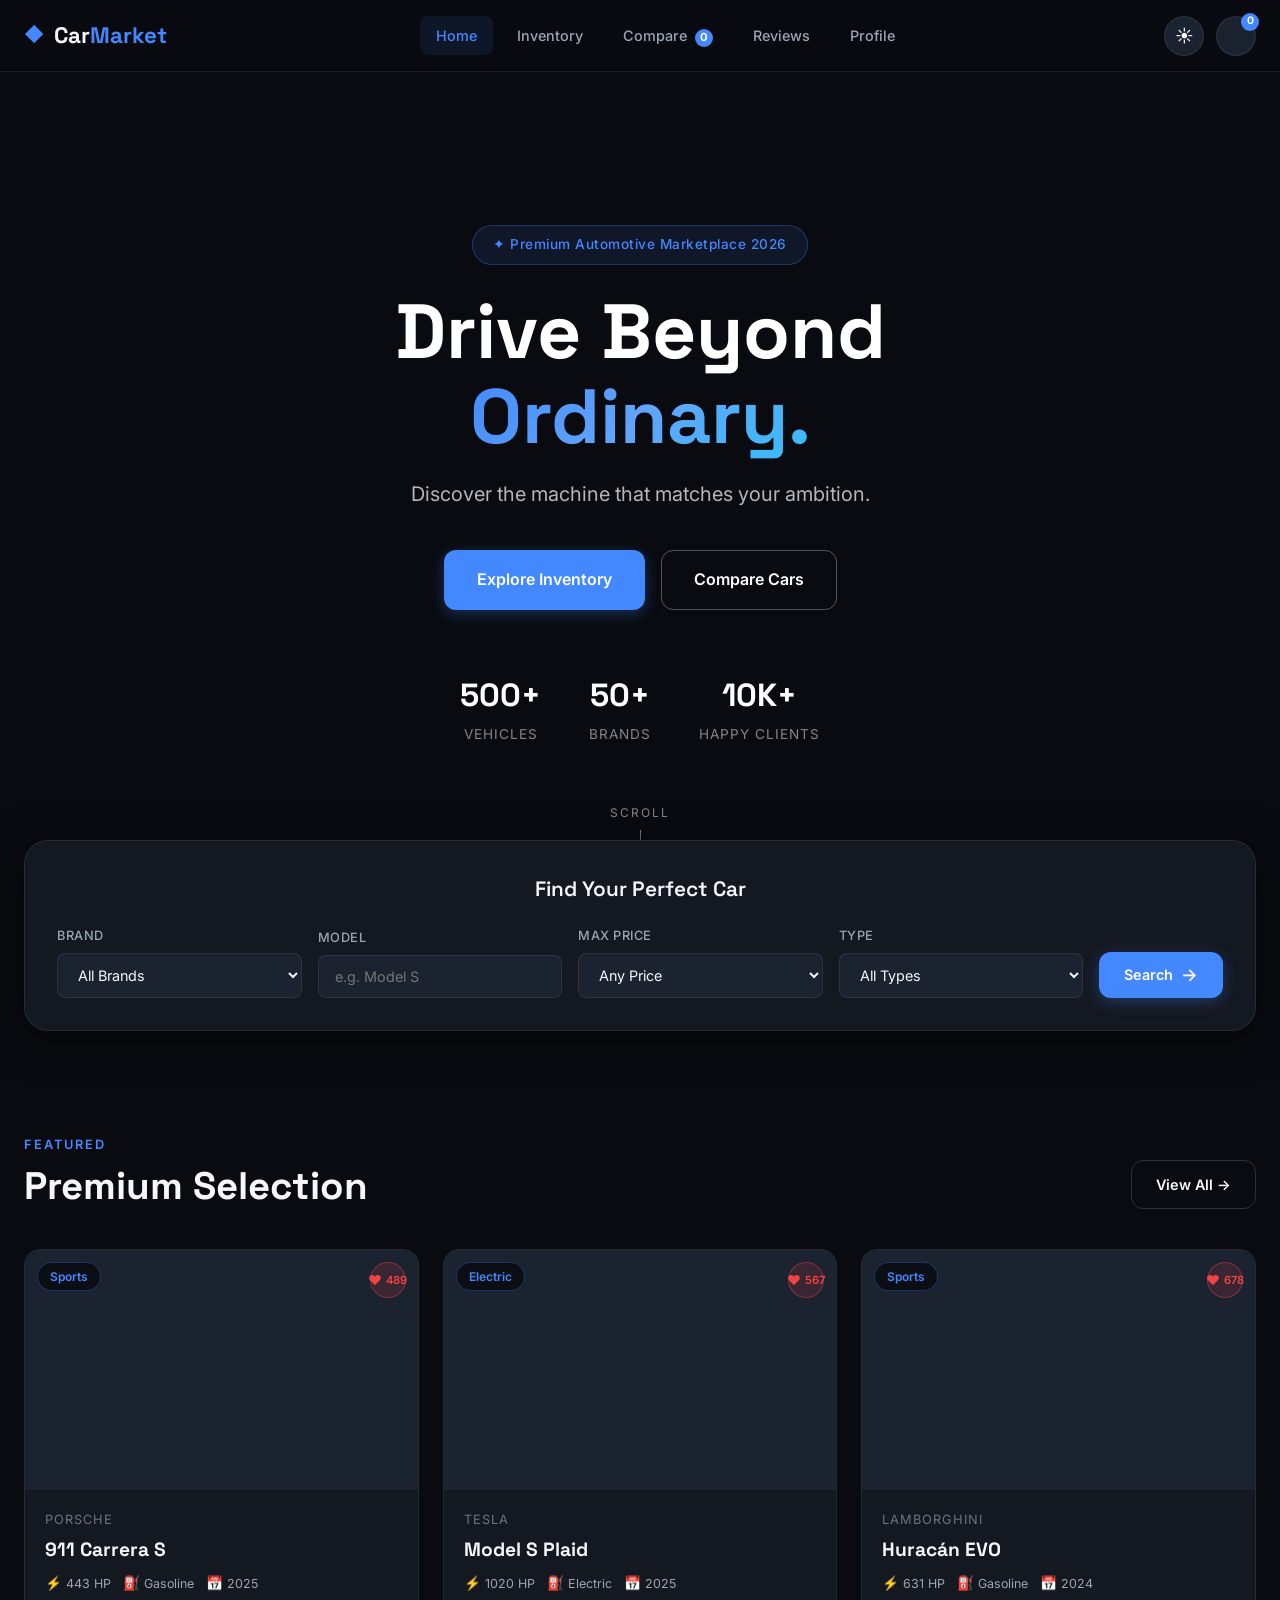
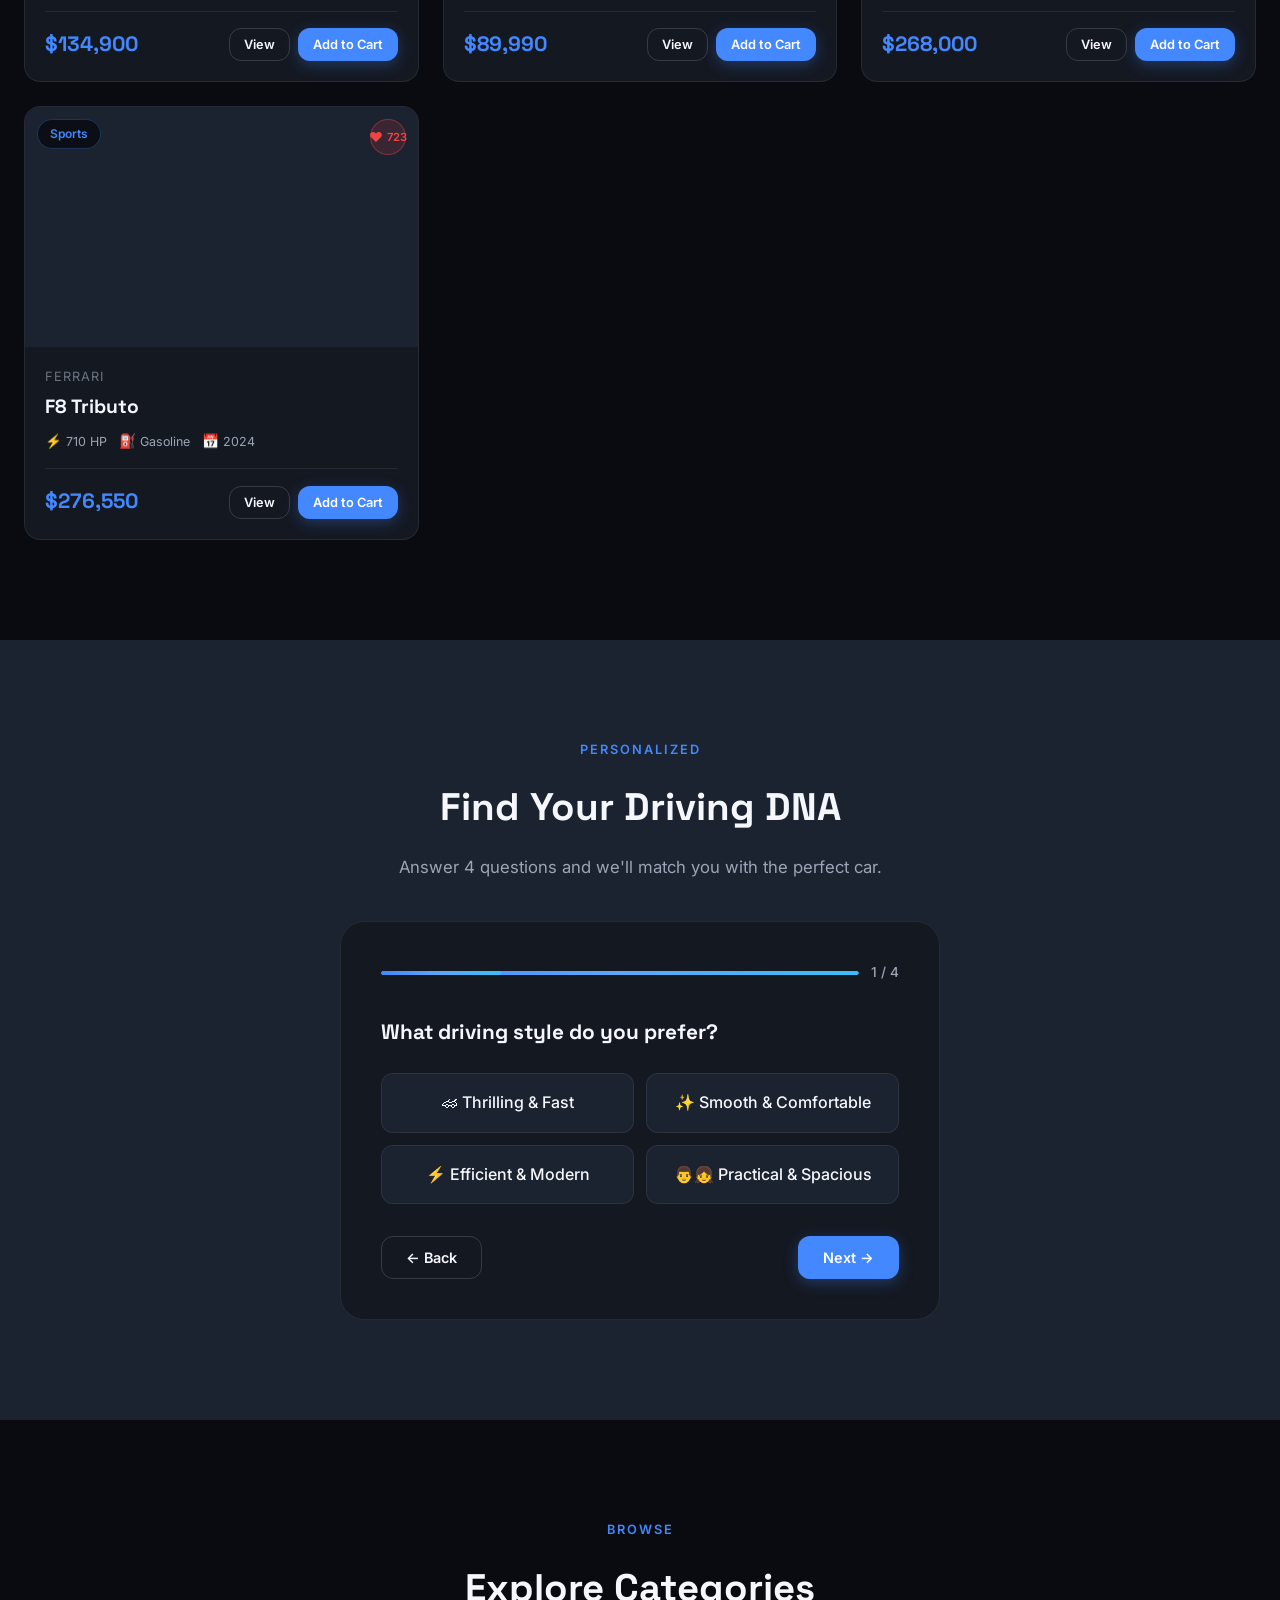
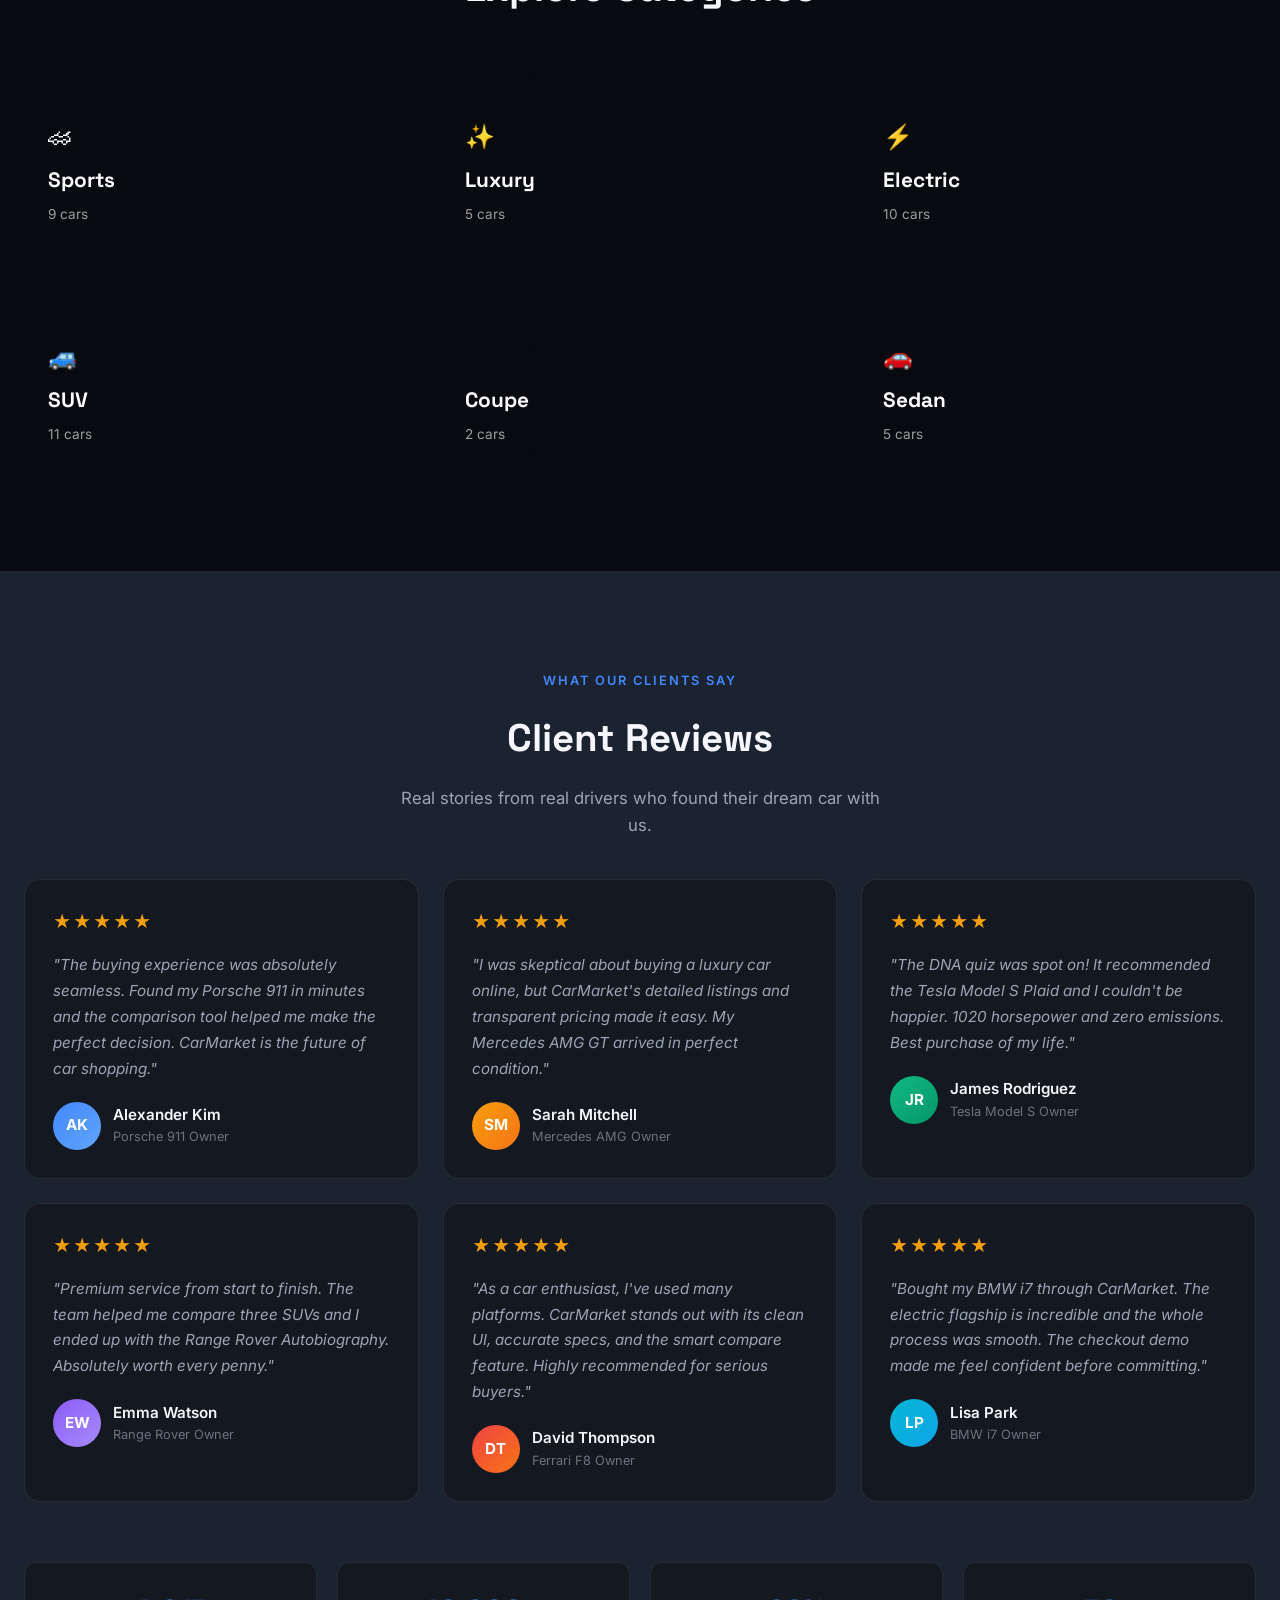
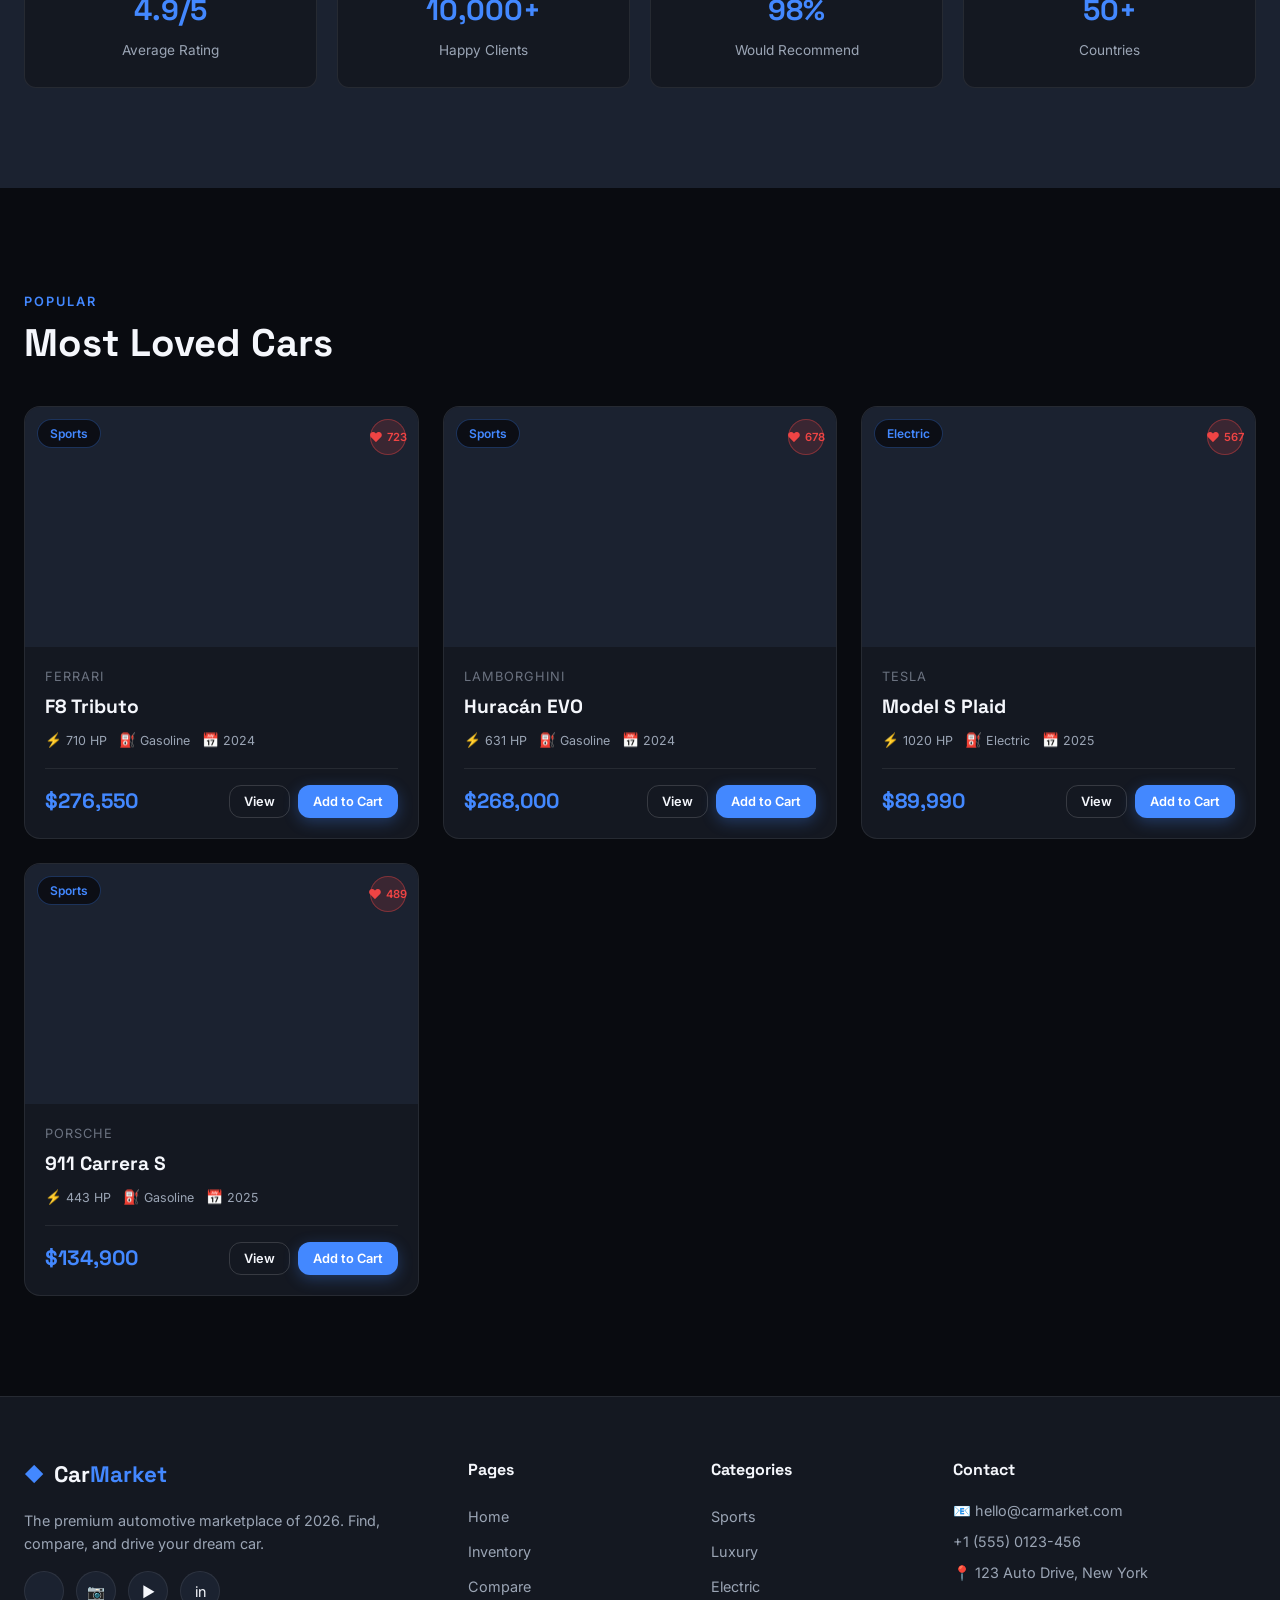
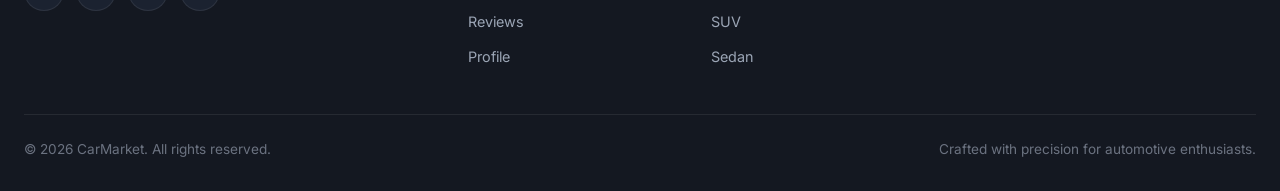
<file: index.html>
<!DOCTYPE html>
<html lang="en" data-theme="dark">
<head>
    <meta charset="UTF-8">
    <meta name="viewport" content="width=device-width, initial-scale=1.0">
    <title>CarMarket 2026 — Drive Beyond Ordinary</title>
    <link rel="stylesheet" href="./style.css">
    <link rel="preconnect" href="https://fonts.googleapis.com">
    <link href="https://fonts.googleapis.com/css2?family=Inter:wght@300;400;500;600;700;800;900&family=Space+Grotesk:wght@400;500;600;700&display=swap" rel="stylesheet">
</head>
<body>
    <header class="header" id="header">
        <div class="header-inner">
            <a href="index.html" class="logo">
                <span class="logo-icon">◆</span>
                <span class="logo-text">Car<span class="logo-accent">Market</span></span>
            </a>
            <nav class="nav" id="mainNav">
                <a href="index.html" class="nav-link active">Home</a>
                <a href="inventory.html" class="nav-link">Inventory</a>
                <a href="compare.html" class="nav-link">Compare <span class="compare-badge" id="headerCompareBadge">0</span></a>
                <a href="index.html#testimonials" class="nav-link">Reviews</a>
                <a href="profile.html" class="nav-link">Profile</a>
            </nav>
            <div class="header-actions">
                <button class="theme-toggle" id="themeToggle" aria-label="Toggle theme">
                    <span class="theme-icon-dark">☀</span>
                    <span class="theme-icon-light">☾</span>
                </button>
                <a href="profile.html" class="cart-btn" aria-label="Shopping Cart">
                    <span class="cart-icon"></span>
                    <span class="cart-count" id="headerCartCount">0</span>
                </a>
                <button class="hamburger" id="hamburger" aria-label="Menu">
                    <span></span><span></span><span></span>
                </button>
            </div>
        </div>
    </header>

    <div class="mobile-menu" id="mobileMenu">
        <nav class="mobile-nav">
            <a href="index.html" class="mobile-link active">Home</a>
            <a href="inventory.html" class="mobile-link">Inventory</a>
            <a href="compare.html" class="mobile-link">Compare</a>
            <a href="index.html#testimonials" class="mobile-link">Reviews</a>
            <a href="profile.html" class="mobile-link">Profile</a>
        </nav>
    </div>

    <section class="hero">
        <div class="hero-media">
            <video class="hero-video" autoplay muted loop playsinline poster="https://images.unsplash.com/photo-1503376780353-7e6692767b70?w=1920&q=80">
                <source src="https://cdn.pixabay.com/video/2020/05/25/40130-424933032_large.mp4" type="video/mp4">
                <source src="https://videos.pexels.com/video-files/2053100/2053100-uhd_2560_1440_30fps.mp4" type="video/mp4">
            </video>
            <div class="hero-fallback" style="background-image:url('https://images.unsplash.com/photo-1503376780353-7e6692767b70?w=1920&q=80')"></div>
            <div class="hero-overlay"></div>
        </div>
        <div class="hero-content">
            <div class="hero-badge">✦ Premium Automotive Marketplace 2026</div>
            <h1 class="hero-title">Drive Beyond<br><span class="gradient-text">Ordinary.</span></h1>
            <p class="hero-tagline">Discover the machine that matches your ambition.</p>
            <div class="hero-buttons">
                <a href="inventory.html" class="btn btn-primary btn-lg">Explore Inventory</a>
                <a href="compare.html" class="btn btn-outline btn-lg">Compare Cars</a>
            </div>
            <div class="hero-stats">
                <div class="hero-stat"><span class="hero-stat-num">500+</span><span class="hero-stat-label">Vehicles</span></div>
                <div class="hero-stat"><span class="hero-stat-num">50+</span><span class="hero-stat-label">Brands</span></div>
                <div class="hero-stat"><span class="hero-stat-num">10K+</span><span class="hero-stat-label">Happy Clients</span></div>
            </div>
        </div>
        <div class="hero-scroll">
            <span>Scroll</span>
            <div class="hero-scroll-line"></div>
        </div>
    </section>

    <!-- SMART SEARCH -->
    <section class="smart-search-section">
        <div class="container">
            <div class="smart-search">
                <h2 class="smart-search-title">Find Your Perfect Car</h2>
                <div class="smart-search-grid">
                    <div class="search-field">
                        <label>Brand</label>
                        <select id="searchBrand">
                            <option value="">All Brands</option>
                        </select>
                    </div>
                    <div class="search-field">
                        <label>Model</label>
                        <input type="text" id="searchModel" placeholder="e.g. Model S">
                    </div>
                    <div class="search-field">
                        <label>Max Price</label>
                        <select id="searchPrice">
                            <option value="">Any Price</option>
                            <option value="50000">Under $50,000</option>
                            <option value="100000">Under $100,000</option>
                            <option value="200000">Under $200,000</option>
                            <option value="500000">Under $500,000</option>
                        </select>
                    </div>
                    <div class="search-field">
                        <label>Type</label>
                        <select id="searchType">
                            <option value="">All Types</option>
                            <option value="SUV">SUV</option>
                            <option value="Sedan">Sedan</option>
                            <option value="Coupe">Coupe</option>
                            <option value="Sports">Sports</option>
                            <option value="Electric">Electric</option>
                            <option value="Luxury">Luxury</option>
                        </select>
                    </div>
                    <button class="btn btn-primary search-btn" id="smartSearchBtn">
                        <span>Search</span>
                        <span class="search-icon">→</span>
                    </button>
                </div>
            </div>
        </div>
    </section>

    <!-- FEATURED VEHICLES -->
    <section class="featured-section">
        <div class="container">
            <div class="section-header">
                <div>
                    <span class="section-tag">Featured</span>
                    <h2 class="section-title">Premium Selection</h2>
                </div>
                <a href="inventory.html" class="btn btn-outline">View All →</a>
            </div>
            <div class="featured-grid" id="featuredGrid"></div>
        </div>
    </section>

    <!-- FIND YOUR DRIVING DNA -->
    <section class="dna-section">
        <div class="container">
            <div class="section-header center">
                <span class="section-tag">Personalized</span>
                <h2 class="section-title">Find Your Driving DNA</h2>
                <p class="section-desc">Answer 4 questions and we'll match you with the perfect car.</p>
            </div>
            <div class="dna-quiz" id="dnaQuiz">
                <div class="dna-progress">
                    <div class="dna-progress-bar" id="dnaProgressBar"></div>
                    <span class="dna-progress-text" id="dnaProgressText">1 / 4</span>
                </div>
                <div class="dna-question" id="dnaQuestion">
                    <h3 id="dnaQuestionText"></h3>
                    <div class="dna-options" id="dnaOptions"></div>
                </div>
                <div class="dna-nav">
                    <button class="btn btn-outline" id="dnaPrev" disabled>← Back</button>
                    <button class="btn btn-primary" id="dnaNext">Next →</button>
                </div>
            </div>
            <div class="dna-results" id="dnaResults" style="display:none;">
                <h3 class="dna-results-title">Your Perfect Matches</h3>
                <p class="dna-results-desc">Based on your preferences, we recommend these vehicles:</p>
                <div class="dna-results-grid" id="dnaResultsGrid"></div>
                <button class="btn btn-outline" id="dnaRestart">↻ Retake Quiz</button>
            </div>
        </div>
    </section>

    <!-- CATEGORIES -->
    <section class="categories-section">
        <div class="container">
            <div class="section-header center">
                <span class="section-tag">Browse</span>
                <h2 class="section-title">Explore Categories</h2>
            </div>
            <div class="categories-grid">
                <a href="inventory.html?category=Sports" class="category-card" style="background-image:url('https://images.unsplash.com/photo-1544636331-e26879cd4d9b?w=600&q=80')">
                    <div class="category-overlay"></div>
                    <div class="category-content"><span class="category-icon">🏎</span><h3>Sports</h3><span class="category-count" id="catSports">0 cars</span></div>
                </a>
                <a href="inventory.html?category=Luxury" class="category-card" style="background-image:url('https://images.unsplash.com/photo-1563720223185-11003d516935?w=600&q=80')">
                    <div class="category-overlay"></div>
                    <div class="category-content"><span class="category-icon">✨</span><h3>Luxury</h3><span class="category-count" id="catLuxury">0 cars</span></div>
                </a>
                <a href="inventory.html?category=Electric" class="category-card" style="background-image:url('https://images.unsplash.com/photo-1560958089-b8a1929cea89?w=600&q=80')">
                    <div class="category-overlay"></div>
                    <div class="category-content"><span class="category-icon">⚡</span><h3>Electric</h3><span class="category-count" id="catElectric">0 cars</span></div>
                </a>
                <a href="inventory.html?category=SUV" class="category-card" style="background-image:url('https://images.unsplash.com/photo-1519641471654-76ce0107ad1b?w=600&q=80')">
                    <div class="category-overlay"></div>
                    <div class="category-content"><span class="category-icon">🚙</span><h3>SUV</h3><span class="category-count" id="catSUV">0 cars</span></div>
                </a>
                <a href="inventory.html?category=Coupe" class="category-card" style="background-image:url('https://images.unsplash.com/photo-1503376780353-7e6692767b70?w=600&q=80')">
                    <div class="category-overlay"></div>
                    <div class="category-content"><span class="category-icon"></span><h3>Coupe</h3><span class="category-count" id="catCoupe">0 cars</span></div>
                </a>
                <a href="inventory.html?category=Sedan" class="category-card" style="background-image:url('https://images.unsplash.com/photo-1555215695-3004980ad54e?w=600&q=80')">
                    <div class="category-overlay"></div>
                    <div class="category-content"><span class="category-icon">🚗</span><h3>Sedan</h3><span class="category-count" id="catSedan">0 cars</span></div>
                </a>
            </div>
        </div>
    </section>

    <!-- TESTIMONIALS (About o'rniga) -->
    <section class="testimonials-section" id="testimonials">
        <div class="container">
            <div class="section-header center">
                <span class="section-tag">What Our Clients Say</span>
                <h2 class="section-title">Client Reviews</h2>
                <p class="section-desc">Real stories from real drivers who found their dream car with us.</p>
            </div>
            <div class="testimonials-grid">
                <div class="testimonial-card">
                    <div class="testimonial-stars">★★★★★</div>
                    <p class="testimonial-text">"The buying experience was absolutely seamless. Found my Porsche 911 in minutes and the comparison tool helped me make the perfect decision. CarMarket is the future of car shopping."</p>
                    <div class="testimonial-author">
                        <div class="testimonial-avatar" style="background:linear-gradient(135deg,#4388FF,#60A5FA)">AK</div>
                        <div>
                            <div class="testimonial-name">Alexander Kim</div>
                            <div class="testimonial-role">Porsche 911 Owner</div>
                        </div>
                    </div>
                </div>
                <div class="testimonial-card">
                    <div class="testimonial-stars">★★★★★</div>
                    <p class="testimonial-text">"I was skeptical about buying a luxury car online, but CarMarket's detailed listings and transparent pricing made it easy. My Mercedes AMG GT arrived in perfect condition."</p>
                    <div class="testimonial-author">
                        <div class="testimonial-avatar" style="background:linear-gradient(135deg,#F59E0B,#F97316)">SM</div>
                        <div>
                            <div class="testimonial-name">Sarah Mitchell</div>
                            <div class="testimonial-role">Mercedes AMG Owner</div>
                        </div>
                    </div>
                </div>
                <div class="testimonial-card">
                    <div class="testimonial-stars">★★★★★</div>
                    <p class="testimonial-text">"The DNA quiz was spot on! It recommended the Tesla Model S Plaid and I couldn't be happier. 1020 horsepower and zero emissions. Best purchase of my life."</p>
                    <div class="testimonial-author">
                        <div class="testimonial-avatar" style="background:linear-gradient(135deg,#10B981,#059669)">JR</div>
                        <div>
                            <div class="testimonial-name">James Rodriguez</div>
                            <div class="testimonial-role">Tesla Model S Owner</div>
                        </div>
                    </div>
                </div>
                <div class="testimonial-card">
                    <div class="testimonial-stars">★★★★★</div>
                    <p class="testimonial-text">"Premium service from start to finish. The team helped me compare three SUVs and I ended up with the Range Rover Autobiography. Absolutely worth every penny."</p>
                    <div class="testimonial-author">
                        <div class="testimonial-avatar" style="background:linear-gradient(135deg,#8B5CF6,#A78BFA)">EW</div>
                        <div>
                            <div class="testimonial-name">Emma Watson</div>
                            <div class="testimonial-role">Range Rover Owner</div>
                        </div>
                    </div>
                </div>
                <div class="testimonial-card">
                    <div class="testimonial-stars">★★★★★</div>
                    <p class="testimonial-text">"As a car enthusiast, I've used many platforms. CarMarket stands out with its clean UI, accurate specs, and the smart compare feature. Highly recommended for serious buyers."</p>
                    <div class="testimonial-author">
                        <div class="testimonial-avatar" style="background:linear-gradient(135deg,#EF4444,#F97316)">DT</div>
                        <div>
                            <div class="testimonial-name">David Thompson</div>
                            <div class="testimonial-role">Ferrari F8 Owner</div>
                        </div>
                    </div>
                </div>
                <div class="testimonial-card">
                    <div class="testimonial-stars">★★★★★</div>
                    <p class="testimonial-text">"Bought my BMW i7 through CarMarket. The electric flagship is incredible and the whole process was smooth. The checkout demo made me feel confident before committing."</p>
                    <div class="testimonial-author">
                        <div class="testimonial-avatar" style="background:linear-gradient(135deg,#06B6D4,#0EA5E9)">LP</div>
                        <div>
                            <div class="testimonial-name">Lisa Park</div>
                            <div class="testimonial-role">BMW i7 Owner</div>
                        </div>
                    </div>
                </div>
            </div>
            <div class="testimonials-stats">
                <div class="t-stat"><span class="t-stat-num">4.9/5</span><span class="t-stat-label">Average Rating</span></div>
                <div class="t-stat"><span class="t-stat-num">10,000+</span><span class="t-stat-label">Happy Clients</span></div>
                <div class="t-stat"><span class="t-stat-num">98%</span><span class="t-stat-label">Would Recommend</span></div>
                <div class="t-stat"><span class="t-stat-num">50+</span><span class="t-stat-label">Countries</span></div>
            </div>
        </div>
    </section>

    <!-- MOST LIKED -->
    <section class="most-liked-section">
        <div class="container">
            <div class="section-header">
                <div>
                    <span class="section-tag">Popular</span>
                    <h2 class="section-title">Most Loved Cars</h2>
                </div>
            </div>
            <div class="featured-grid" id="mostLikedGrid"></div>
        </div>
    </section>

    <!-- FOOTER -->
    <footer class="footer">
        <div class="container">
            <div class="footer-grid">
                <div class="footer-brand">
                    <a href="index.html" class="logo">
                        <span class="logo-icon">◆</span>
                        <span class="logo-text">Car<span class="logo-accent">Market</span></span>
                    </a>
                    <p>The premium automotive marketplace of 2026. Find, compare, and drive your dream car.</p>
                    <div class="footer-socials">
                        <a href="#" class="social-link" aria-label="Twitter"></a>
                        <a href="#" class="social-link" aria-label="Instagram">📷</a>
                        <a href="#" class="social-link" aria-label="YouTube">▶</a>
                        <a href="#" class="social-link" aria-label="LinkedIn">in</a>
                    </div>
                </div>
                <div class="footer-links">
                    <h4>Pages</h4>
                    <a href="index.html">Home</a>
                    <a href="inventory.html">Inventory</a>
                    <a href="compare.html">Compare</a>
                    <a href="index.html#testimonials">Reviews</a>
                    <a href="profile.html">Profile</a>
                </div>
                <div class="footer-links">
                    <h4>Categories</h4>
                    <a href="inventory.html?category=Sports">Sports</a>
                    <a href="inventory.html?category=Luxury">Luxury</a>
                    <a href="inventory.html?category=Electric">Electric</a>
                    <a href="inventory.html?category=SUV">SUV</a>
                    <a href="inventory.html?category=Sedan">Sedan</a>
                </div>
                <div class="footer-contact">
                    <h4>Contact</h4>
                    <p>📧 hello@carmarket.com</p>
                    <p> +1 (555) 0123-456</p>
                    <p>📍 123 Auto Drive, New York</p>
                </div>
            </div>
            <div class="footer-bottom">
                <p>© 2026 CarMarket. All rights reserved.</p>
                <p>Crafted with precision for automotive enthusiasts.</p>
            </div>
        </div>
    </footer>

    <script src="./app.js"></script>
</body>
</html>
</file>
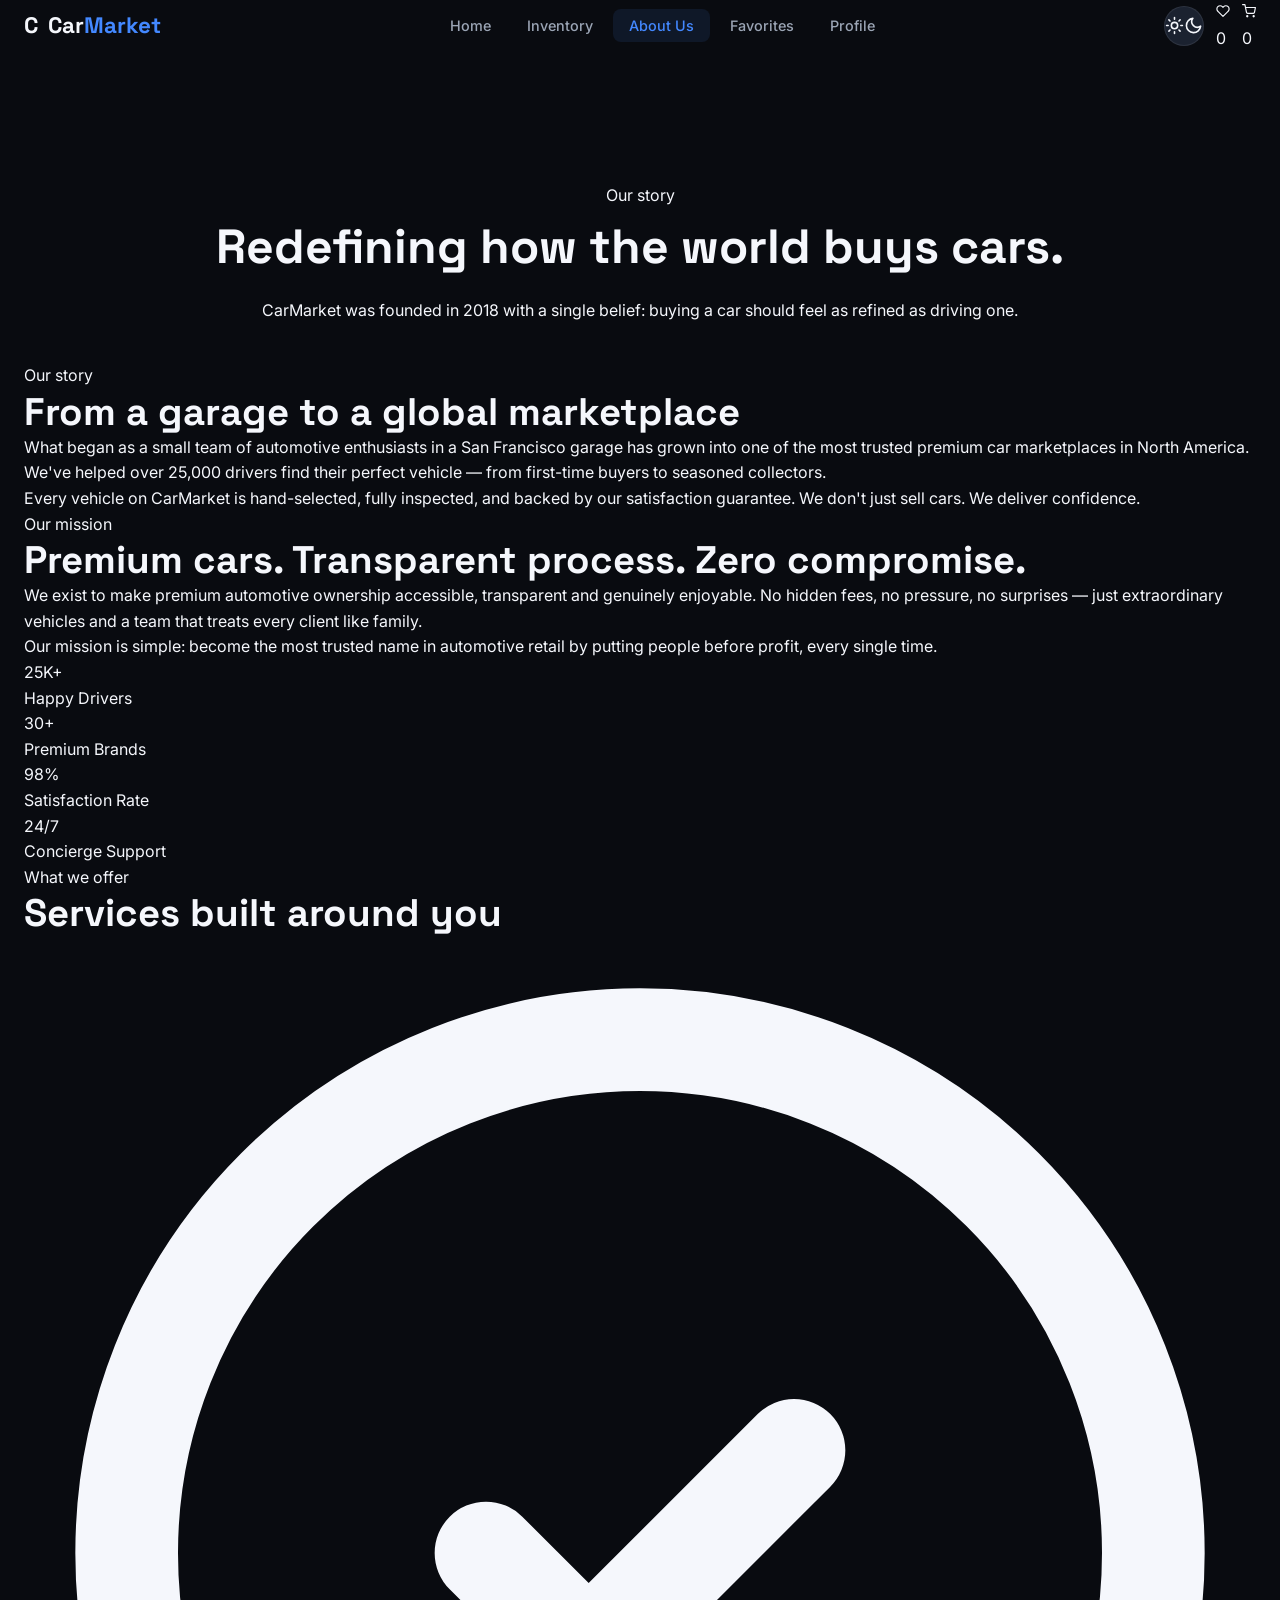
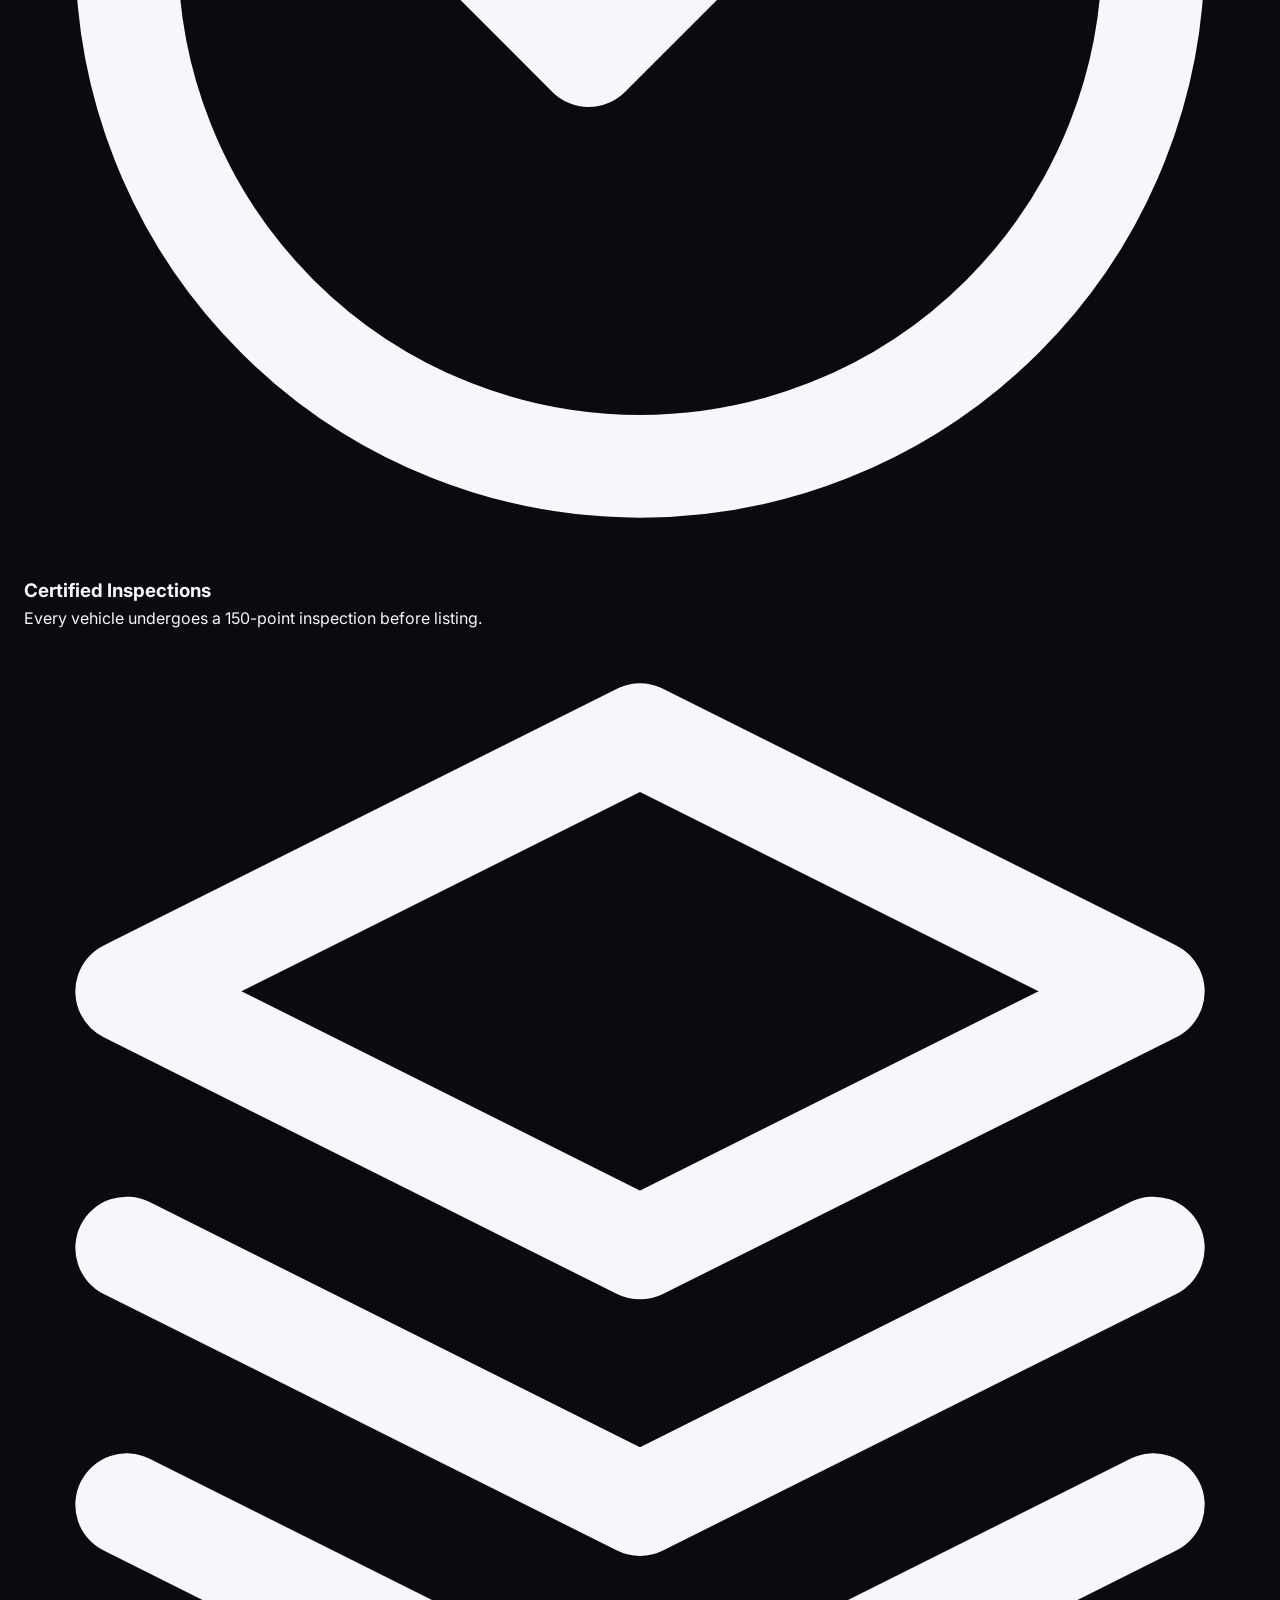
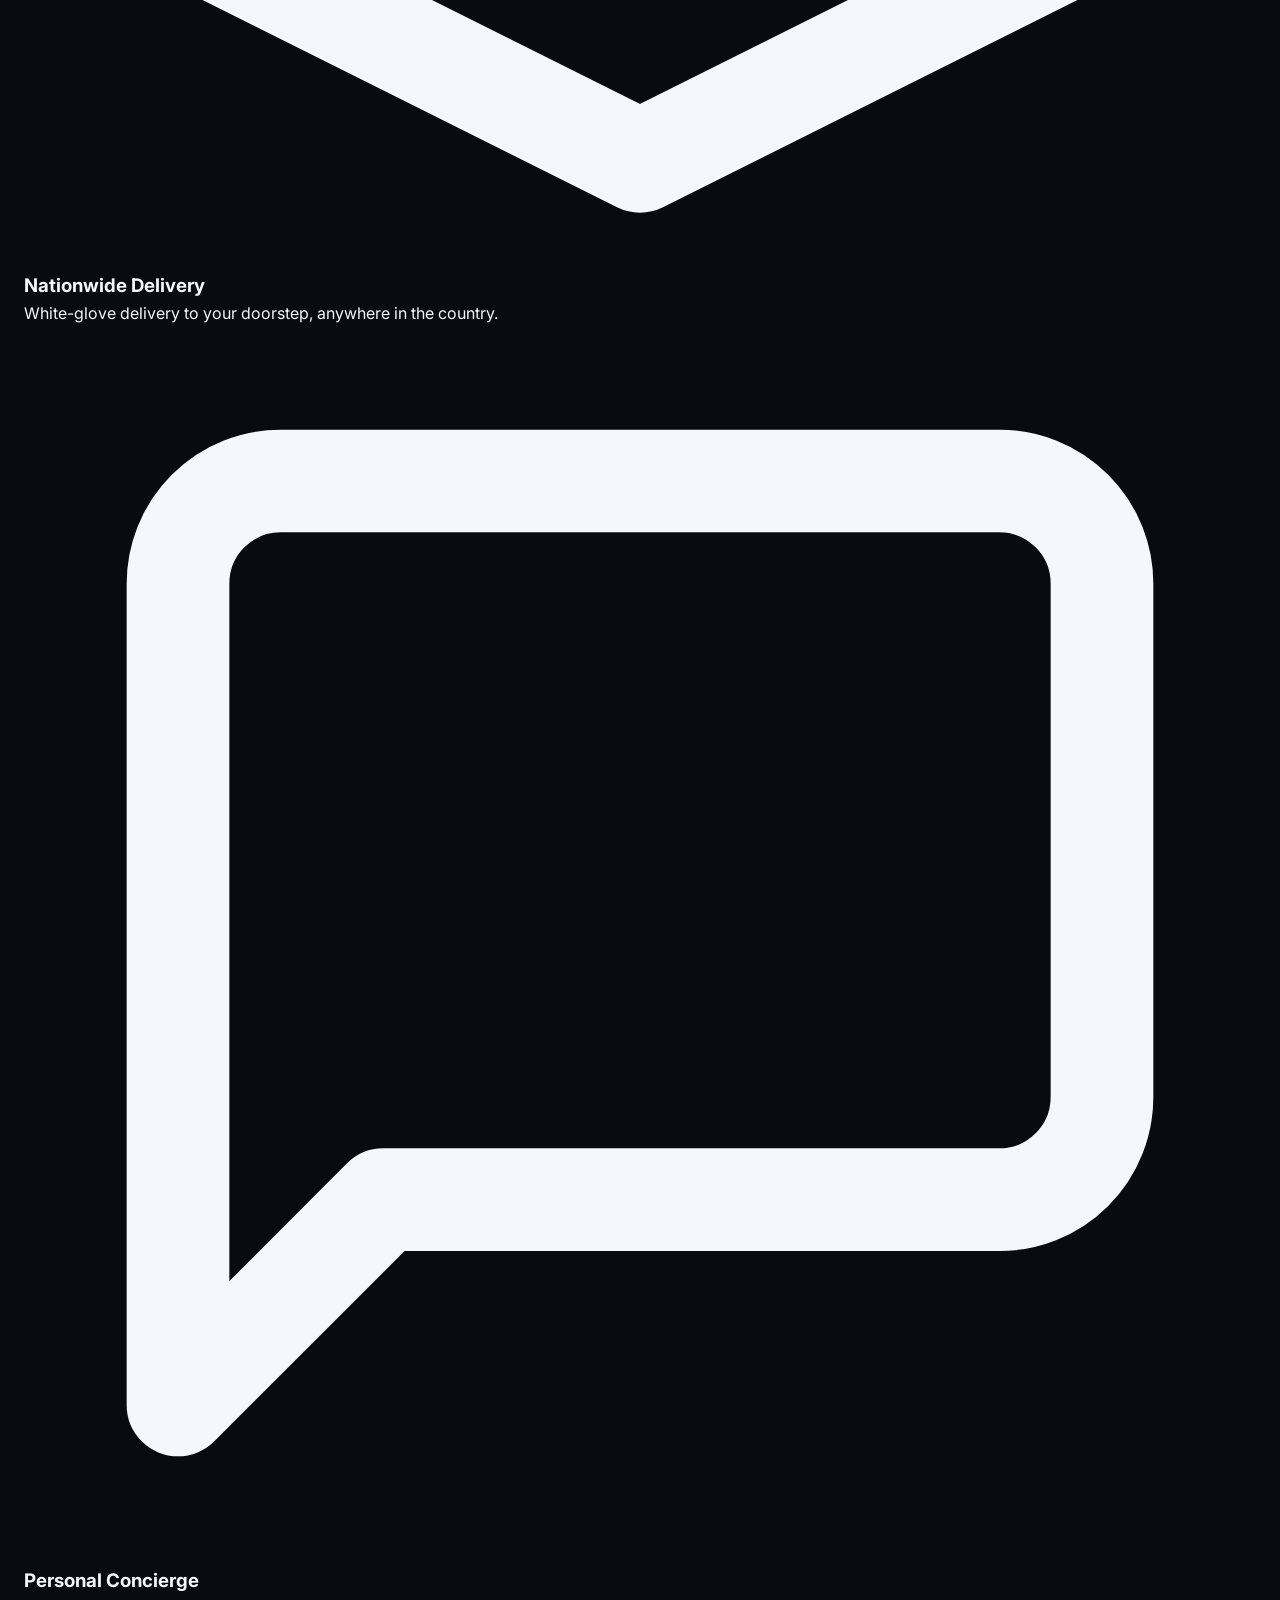
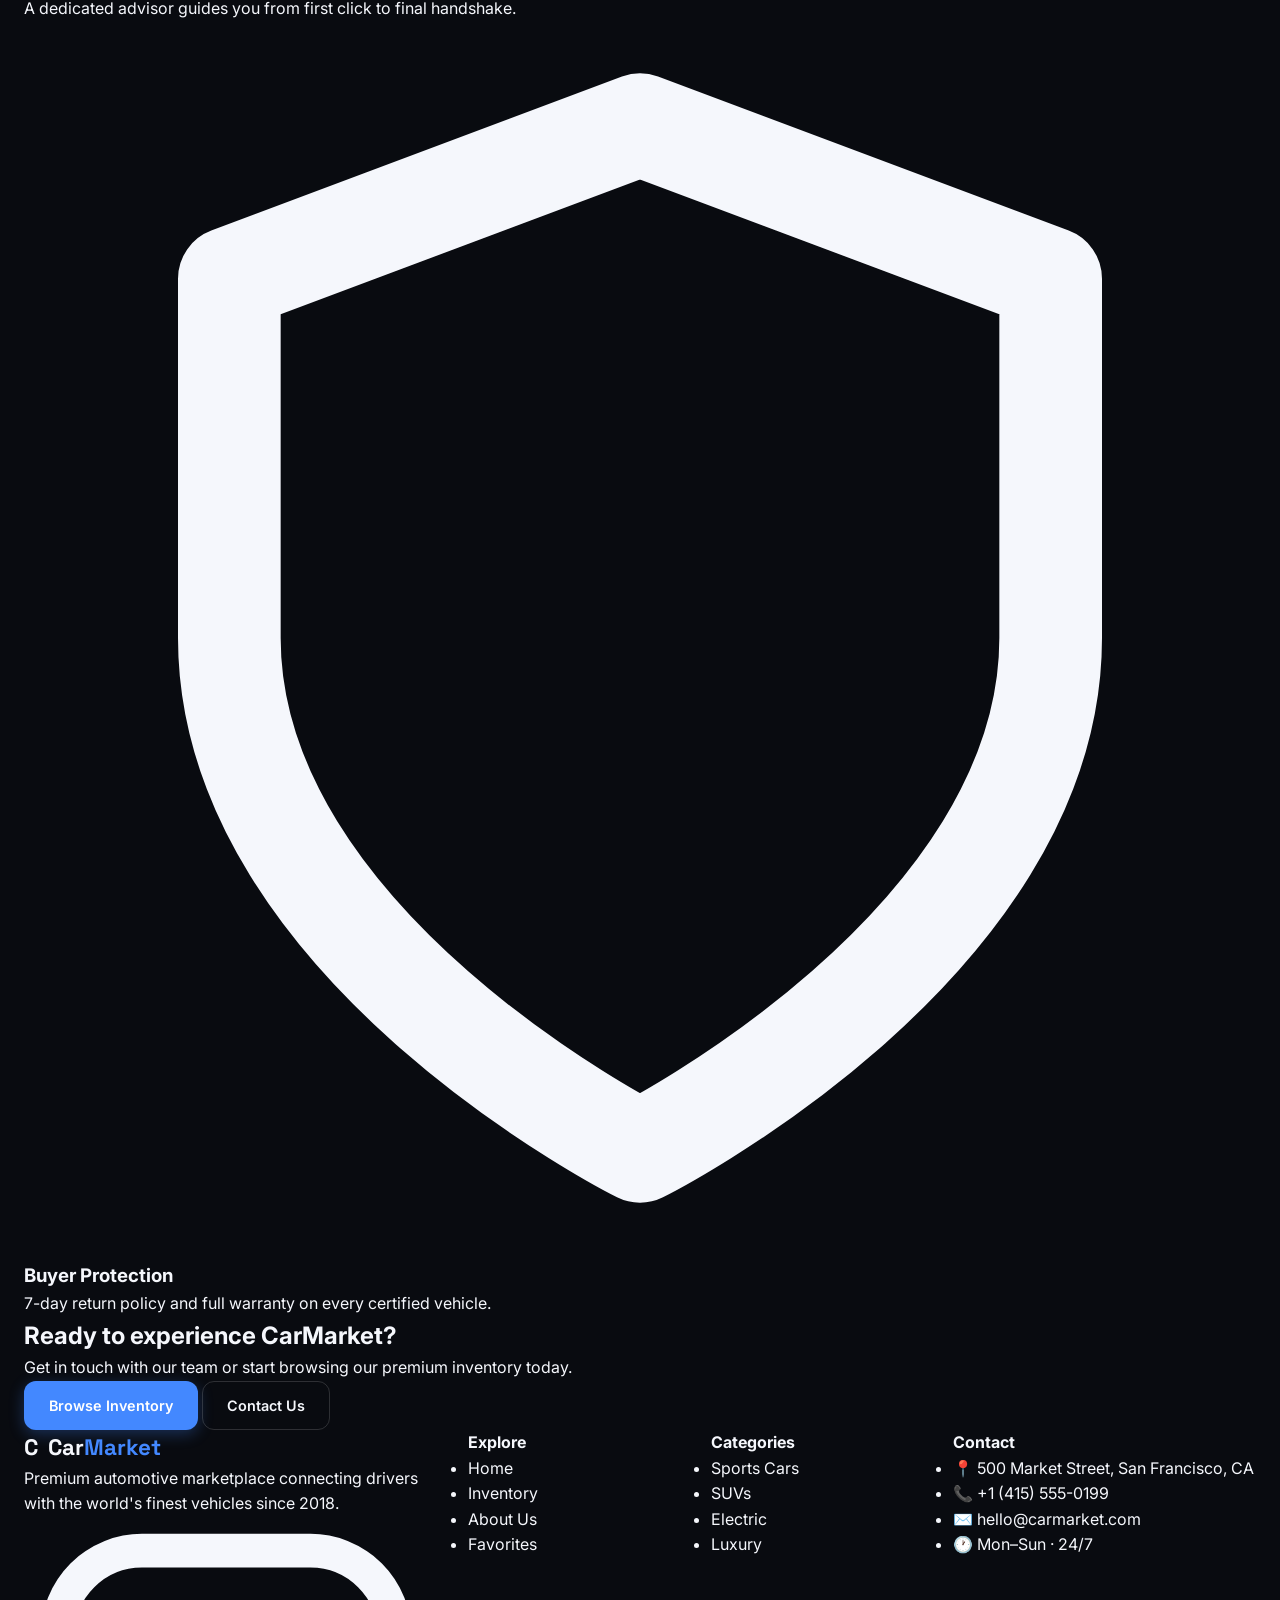
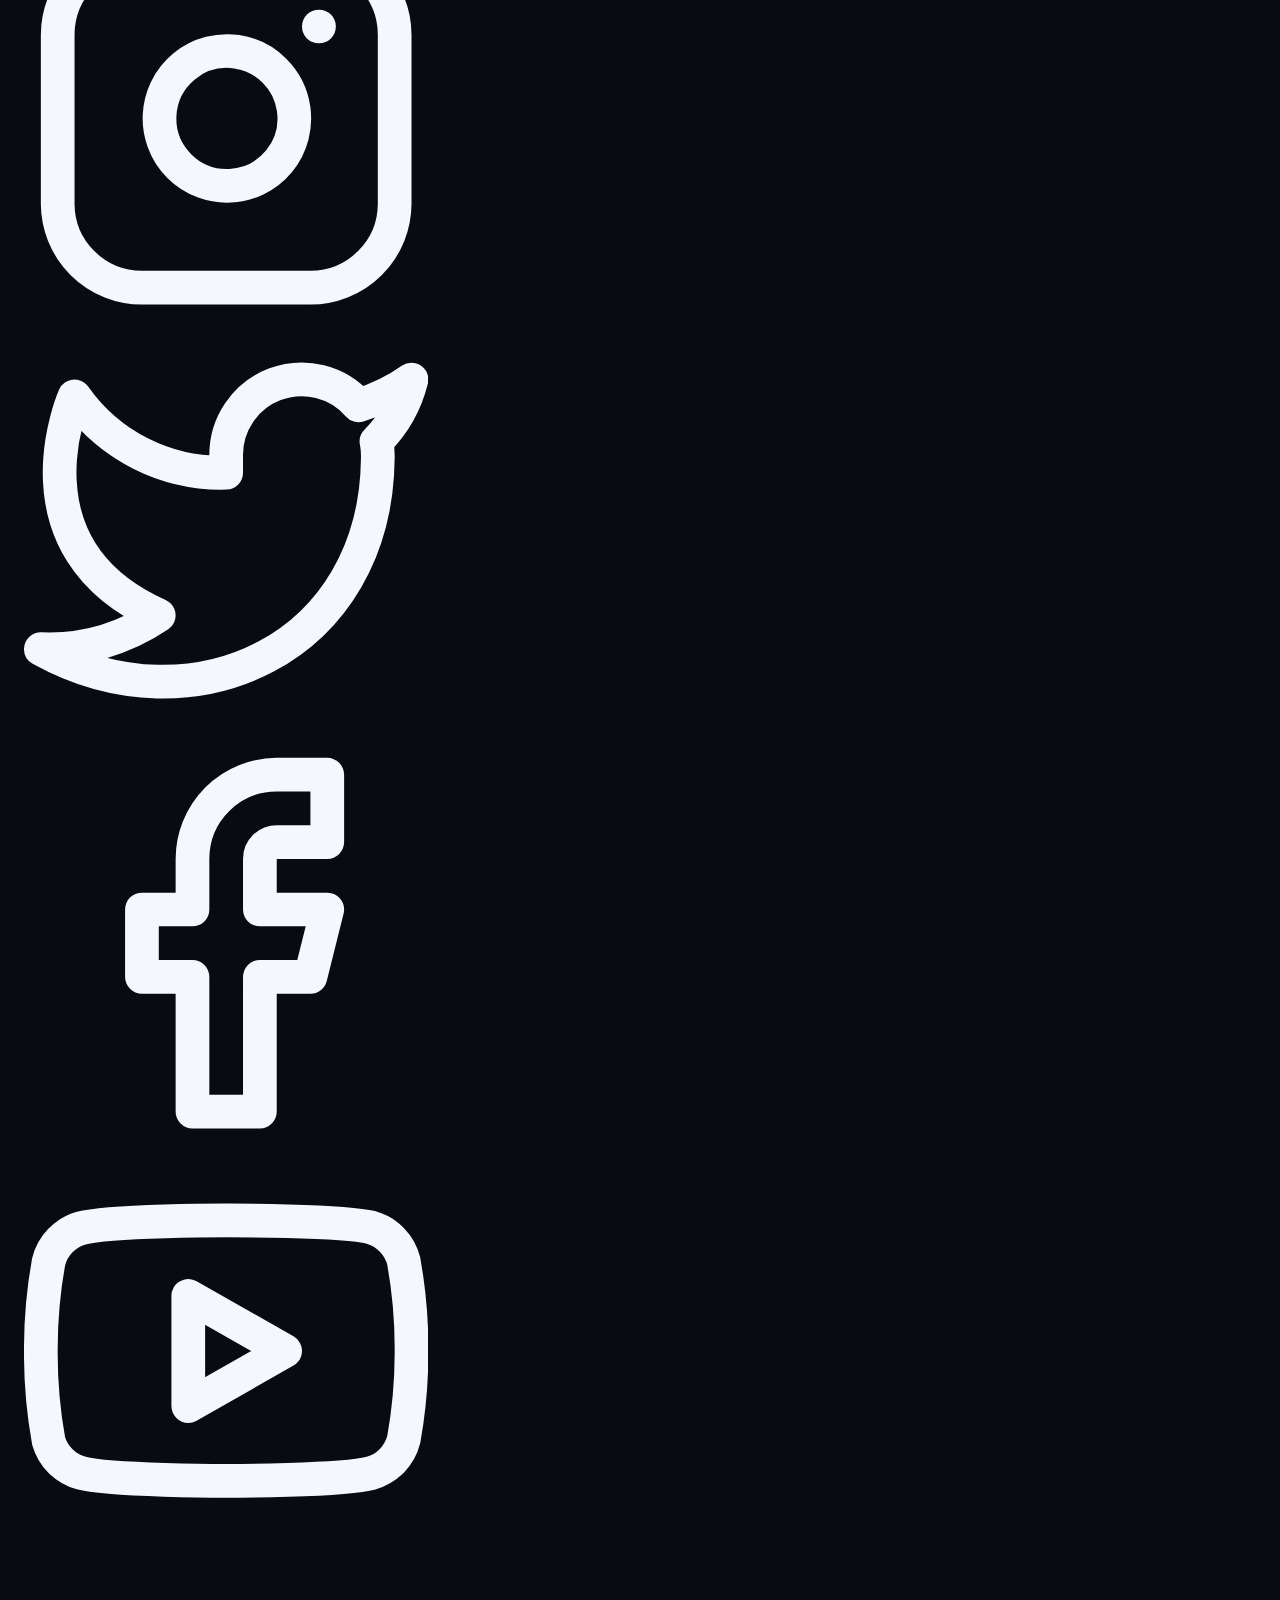
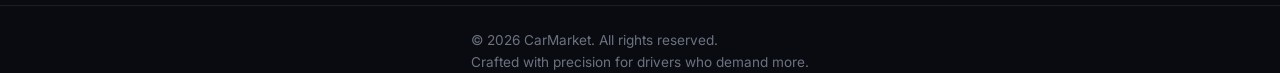
<file: about.html>
<!DOCTYPE html>
<html lang="en">
<head>
  <meta charset="UTF-8" />
  <meta name="viewport" content="width=device-width, initial-scale=1.0" />
  <title>About Us — CarMarket</title>
  <link rel="stylesheet" href="./style.css" />
  <link rel="preconnect" href="https://fonts.googleapis.com" />
  <link rel="preconnect" href="https://fonts.gstatic.com" crossorigin />
  <link href="https://fonts.googleapis.com/css2?family=Inter:wght@400;500;600;700;800;900&family=Space+Grotesk:wght@500;600;700&display=swap" rel="stylesheet" />
</head>
<body data-theme="dark">

  <!-- HEADER -->
  <header class="site-header" id="siteHeader">
    <div class="container header-inner">
      <a href="./index.html" class="logo" aria-label="CarMarket Home">
        <span class="logo-mark">C</span>
        <span class="logo-text">Car<span class="logo-accent">Market</span></span>
      </a>
      <nav class="main-nav" id="mainNav" aria-label="Main navigation">
        <a href="./index.html" class="nav-link" data-page="home">Home</a>
        <a href="./inventory.html" class="nav-link" data-page="inventory">Inventory</a>
        <a href="./about.html" class="nav-link active" data-page="about">About Us</a>
        <a href="profile.html#favorites" class="nav-link" data-page="favorites">Favorites</a>
        <a href="profile.html#profile" class="nav-link" data-page="profile">Profile</a>
      </nav>
      <div class="header-actions">
        <button class="icon-btn theme-toggle" id="themeToggle" aria-label="Toggle theme">
          <svg class="icon-sun" viewBox="0 0 24 24" fill="none" stroke="currentColor" stroke-width="2" stroke-linecap="round" stroke-linejoin="round"><circle cx="12" cy="12" r="4"/><path d="M12 2v2M12 20v2M4.93 4.93l1.41 1.41M17.66 17.66l1.41 1.41M2 12h2M20 12h2M4.93 19.07l1.41-1.41M17.66 6.34l1.41-1.41"/></svg>
          <svg class="icon-moon" viewBox="0 0 24 24" fill="none" stroke="currentColor" stroke-width="2" stroke-linecap="round" stroke-linejoin="round"><path d="M21 12.79A9 9 0 1 1 11.21 3 7 7 0 0 0 21 12.79z"/></svg>
        </button>
        <a href="profile.html#favorites" class="icon-btn" aria-label="Favorites">
          <svg viewBox="0 0 24 24" fill="none" stroke="currentColor" stroke-width="2" stroke-linecap="round" stroke-linejoin="round"><path d="M20.84 4.61a5.5 5.5 0 0 0-7.78 0L12 5.67l-1.06-1.06a5.5 5.5 0 0 0-7.78 7.78l1.06 1.06L12 21.23l7.78-7.78 1.06-1.06a5.5 5.5 0 0 0 0-7.78z"/></svg>
          <span class="badge" id="favBadge">0</span>
        </a>
        <a href="profile.html#cart" class="icon-btn" aria-label="Cart">
          <svg viewBox="0 0 24 24" fill="none" stroke="currentColor" stroke-width="2" stroke-linecap="round" stroke-linejoin="round"><circle cx="9" cy="21" r="1"/><circle cx="20" cy="21" r="1"/><path d="M1 1h4l2.68 13.39a2 2 0 0 0 2 1.61h9.72a2 2 0 0 0 2-1.61L23 6H6"/></svg>
          <span class="badge" id="cartBadge">0</span>
        </a>
        <button class="hamburger" id="hamburger" aria-label="Open menu" aria-expanded="false">
          <span></span><span></span><span></span>
        </button>
      </div>
    </div>
  </header>

  <!-- HERO -->
  <section class="page-hero about-hero">
    <div class="container">
      <span class="eyebrow">Our story</span>
      <h1 class="page-title">Redefining how the world buys cars.</h1>
      <p class="page-sub">CarMarket was founded in 2018 with a single belief: buying a car should feel as refined as driving one.</p>
    </div>
  </section>

  <!-- STORY -->
  <section class="section">
    <div class="container about-grid">
      <div class="about-text">
        <span class="eyebrow">Our story</span>
        <h2 class="section-title">From a garage to a global marketplace</h2>
        <p>What began as a small team of automotive enthusiasts in a San Francisco garage has grown into one of the most trusted premium car marketplaces in North America. We've helped over 25,000 drivers find their perfect vehicle — from first-time buyers to seasoned collectors.</p>
        <p>Every vehicle on CarMarket is hand-selected, fully inspected, and backed by our satisfaction guarantee. We don't just sell cars. We deliver confidence.</p>
      </div>
      <div class="about-image">
        <img src="https://images.unsplash.com/photo-1562141961-b5d8b7a8c8b4?w=900&q=80" alt="CarMarket showroom" loading="lazy" onerror="this.src='https://images.unsplash.com/photo-1492144534655-ae79c964c9d7?w=900&q=80'" />
      </div>
    </div>
  </section>

  <!-- MISSION -->
  <section class="section section-alt">
    <div class="container about-grid reverse">
      <div class="about-image">
        <img src="https://images.unsplash.com/photo-1503376780353-7e6692767b70?w=900&q=80" alt="Luxury car detail" loading="lazy" onerror="this.src='https://images.unsplash.com/photo-1555215695-3004980ad54e?w=900&q=80'" />
      </div>
      <div class="about-text">
        <span class="eyebrow">Our mission</span>
        <h2 class="section-title">Premium cars. Transparent process. Zero compromise.</h2>
        <p>We exist to make premium automotive ownership accessible, transparent and genuinely enjoyable. No hidden fees, no pressure, no surprises — just extraordinary vehicles and a team that treats every client like family.</p>
        <p>Our mission is simple: become the most trusted name in automotive retail by putting people before profit, every single time.</p>
      </div>
    </div>
  </section>

  <!-- STATS -->
  <section class="section">
    <div class="container">
      <div class="stats-grid">
        <div class="stat-card">
          <div class="stat-number">25K+</div>
          <div class="stat-label">Happy Drivers</div>
        </div>
        <div class="stat-card">
          <div class="stat-number">30+</div>
          <div class="stat-label">Premium Brands</div>
        </div>
        <div class="stat-card">
          <div class="stat-number">98%</div>
          <div class="stat-label">Satisfaction Rate</div>
        </div>
        <div class="stat-card">
          <div class="stat-number">24/7</div>
          <div class="stat-label">Concierge Support</div>
        </div>
      </div>
    </div>
  </section>

  <!-- SERVICES -->
  <section class="section section-alt">
    <div class="container">
      <div class="section-head center">
        <span class="eyebrow">What we offer</span>
        <h2 class="section-title">Services built around you</h2>
      </div>
      <div class="features-grid">
        <div class="feature-card">
          <div class="feature-icon"><svg viewBox="0 0 24 24" fill="none" stroke="currentColor" stroke-width="2" stroke-linecap="round" stroke-linejoin="round"><path d="M9 12l2 2 4-4"/><circle cx="12" cy="12" r="10"/></svg></div>
          <h3>Certified Inspections</h3>
          <p>Every vehicle undergoes a 150-point inspection before listing.</p>
        </div>
        <div class="feature-card">
          <div class="feature-icon"><svg viewBox="0 0 24 24" fill="none" stroke="currentColor" stroke-width="2" stroke-linecap="round" stroke-linejoin="round"><path d="M12 2L2 7l10 5 10-5-10-5z"/><path d="M2 17l10 5 10-5"/><path d="M2 12l10 5 10-5"/></svg></div>
          <h3>Nationwide Delivery</h3>
          <p>White-glove delivery to your doorstep, anywhere in the country.</p>
        </div>
        <div class="feature-card">
          <div class="feature-icon"><svg viewBox="0 0 24 24" fill="none" stroke="currentColor" stroke-width="2" stroke-linecap="round" stroke-linejoin="round"><path d="M21 15a2 2 0 0 1-2 2H7l-4 4V5a2 2 0 0 1 2-2h14a2 2 0 0 1 2 2z"/></svg></div>
          <h3>Personal Concierge</h3>
          <p>A dedicated advisor guides you from first click to final handshake.</p>
        </div>
        <div class="feature-card">
          <div class="feature-icon"><svg viewBox="0 0 24 24" fill="none" stroke="currentColor" stroke-width="2" stroke-linecap="round" stroke-linejoin="round"><path d="M12 22s8-4 8-10V5l-8-3-8 3v7c0 6 8 10 8 10z"/></svg></div>
          <h3>Buyer Protection</h3>
          <p>7-day return policy and full warranty on every certified vehicle.</p>
        </div>
      </div>
    </div>
  </section>
  <section class="cta-band">
    <div class="container cta-inner">
      <div>
        <h2>Ready to experience CarMarket?</h2>
        <p>Get in touch with our team or start browsing our premium inventory today.</p>
      </div>
      <div class="cta-actions">
        <a href="./inventory.html" class="btn btn-primary">Browse Inventory</a>
        <a href="mailto:hello@carmarket.com" class="btn btn-outline">Contact Us</a>
      </div>
    </div>
  </section>

  <!-- FOOTER -->
  <footer class="site-footer">
    <div class="container footer-grid">
      <div class="footer-col">
        <a href="./index.html" class="logo"><span class="logo-mark">C</span><span class="logo-text">Car<span class="logo-accent">Market</span></span></a>
        <p class="footer-about">Premium automotive marketplace connecting drivers with the world's finest vehicles since 2018.</p>
        <div class="socials">
          <a href="#" aria-label="Instagram"><svg viewBox="0 0 24 24" fill="none" stroke="currentColor" stroke-width="2" stroke-linecap="round" stroke-linejoin="round"><rect x="2" y="2" width="20" height="20" rx="5" ry="5"/><path d="M16 11.37A4 4 0 1 1 12.63 8 4 4 0 0 1 16 11.37z"/><line x1="17.5" y1="6.5" x2="17.51" y2="6.5"/></svg></a>
          <a href="#" aria-label="Twitter"><svg viewBox="0 0 24 24" fill="none" stroke="currentColor" stroke-width="2" stroke-linecap="round" stroke-linejoin="round"><path d="M23 3a10.9 10.9 0 0 1-3.14 1.53 4.48 4.48 0 0 0-7.86 3v1A10.66 10.66 0 0 1 3 4s-4 9 5 13a11.64 11.64 0 0 1-7 2c9 5 20 0 20-11.5a4.5 4.5 0 0 0-.08-.83A7.72 7.72 0 0 0 23 3z"/></svg></a>
          <a href="#" aria-label="Facebook"><svg viewBox="0 0 24 24" fill="none" stroke="currentColor" stroke-width="2" stroke-linecap="round" stroke-linejoin="round"><path d="M18 2h-3a5 5 0 0 0-5 5v3H7v4h3v8h4v-8h3l1-4h-4V7a1 1 0 0 1 1-1h3z"/></svg></a>
          <a href="#" aria-label="YouTube"><svg viewBox="0 0 24 24" fill="none" stroke="currentColor" stroke-width="2" stroke-linecap="round" stroke-linejoin="round"><path d="M22.54 6.42a2.78 2.78 0 0 0-1.94-2C18.88 4 12 4 12 4s-6.88 0-8.6.46a2.78 2.78 0 0 0-1.94 2A29 29 0 0 0 1 11.75a29 29 0 0 0 .46 5.33A2.78 2.78 0 0 0 3.4 19c1.72.46 8.6.46 8.6.46s6.88 0 8.6-.46a2.78 2.78 0 0 0 1.94-2 29 29 0 0 0 .46-5.25 29 29 0 0 0-.46-5.33z"/><polygon points="9.75 15.02 15.5 11.75 9.75 8.48 9.75 15.02"/></svg></a>
        </div>
      </div>
      <div class="footer-col"><h4>Explore</h4><ul><li><a href="./index.html">Home</a></li><li><a href="./inventory.html">Inventory</a></li><li><a href="./about.html">About Us</a></li><li><a href="profile.html#favorites">Favorites</a></li></ul></div>
      <div class="footer-col"><h4>Categories</h4><ul><li><a href="inventory.html?category=Sports">Sports Cars</a></li><li><a href="inventory.html?category=SUV">SUVs</a></li><li><a href="inventory.html?category=Electric">Electric</a></li><li><a href="inventory.html?category=Luxury">Luxury</a></li></ul></div>
      <div class="footer-col"><h4>Contact</h4><ul class="contact-list"><li>📍 500 Market Street, San Francisco, CA</li><li>📞 +1 (415) 555-0199</li><li>✉️ hello@carmarket.com</li><li>🕐 Mon–Sun · 24/7</li></ul></div>
    </div>
    <div class="footer-bottom"><div class="container footer-bottom-inner"><p>© 2026 CarMarket. All rights reserved.</p><p>Crafted with precision for drivers who demand more.</p></div></div>
  </footer>

  <div class="toast-container" id="toastContainer" aria-live="polite"></div>
  <script src="./app.js"></script>
</body>
</html>
</file>
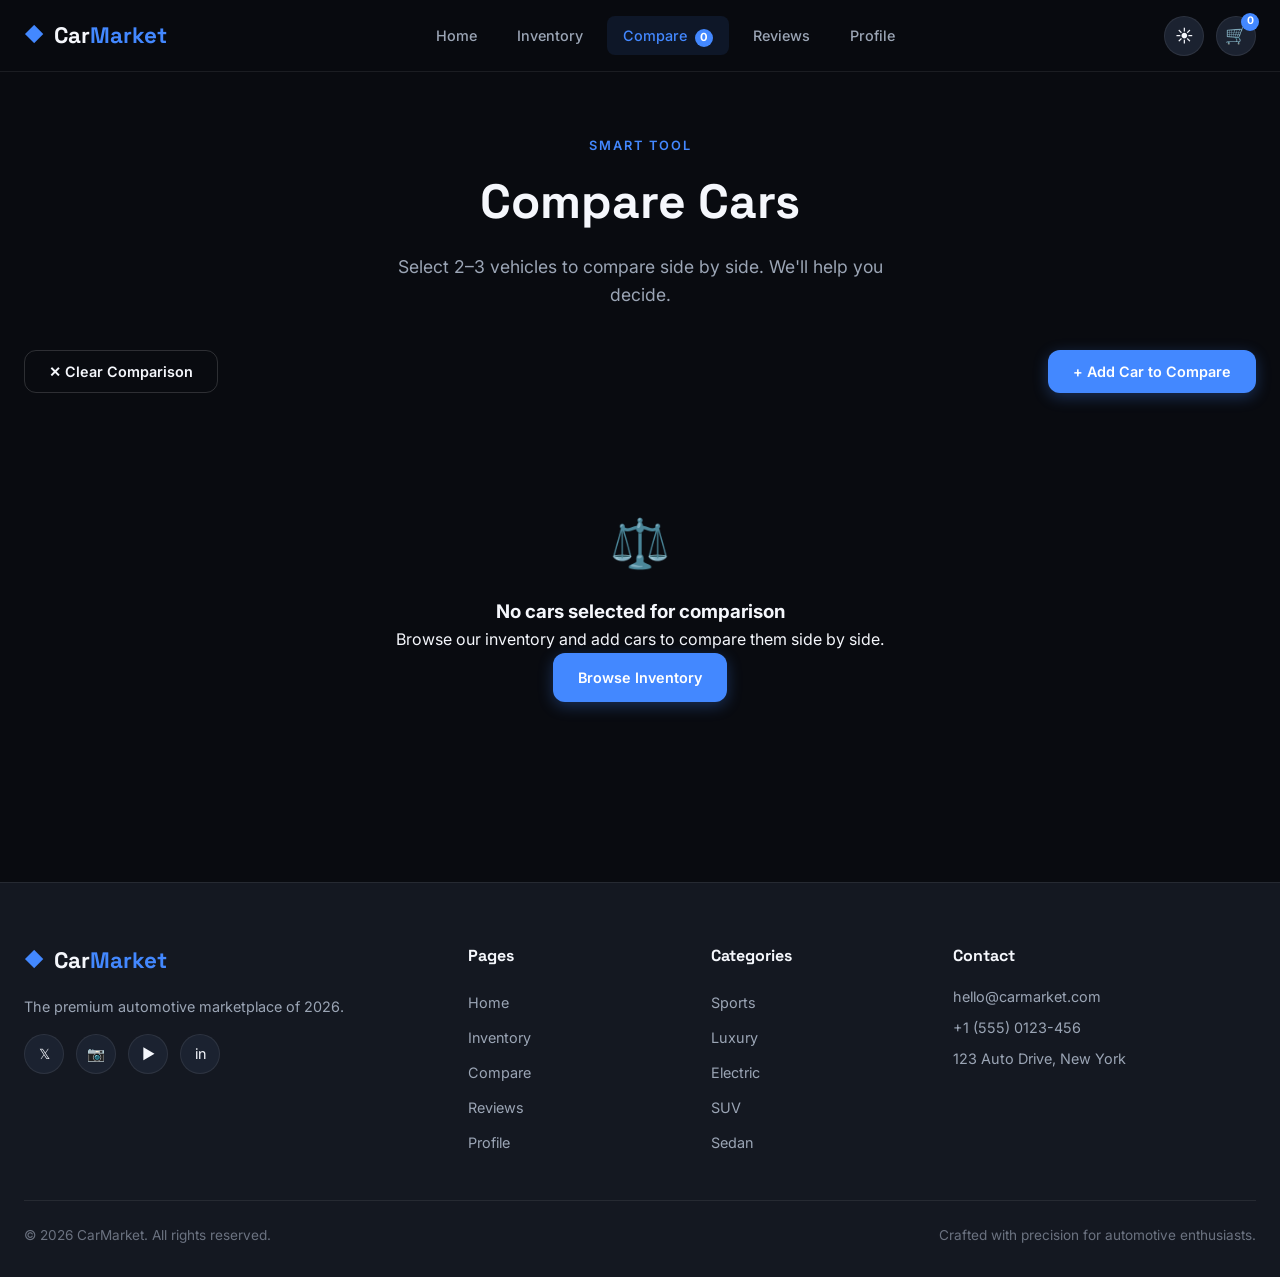
<file: compare.html>
<!DOCTYPE html>
<html lang="en" data-theme="dark">
<head>
    <meta charset="UTF-8">
    <meta name="viewport" content="width=device-width, initial-scale=1.0">
    <title>Smart Car Compare — CarMarket 2026</title>
    <link rel="stylesheet" href="style.css">
    <link href="https://fonts.googleapis.com/css2?family=Inter:wght@300;400;500;600;700;800;900&family=Space+Grotesk:wght@400;500;600;700&display=swap" rel="stylesheet">
</head>
<body>
    <header class="header" id="header">
        <div class="header-inner">
            <a href="index.html" class="logo"><span class="logo-icon">◆</span><span class="logo-text">Car<span class="logo-accent">Market</span></span></a>
            <nav class="nav" id="mainNav">
                <a href="index.html" class="nav-link">Home</a>
                <a href="inventory.html" class="nav-link">Inventory</a>
                <a href="compare.html" class="nav-link active">Compare <span class="compare-badge" id="headerCompareBadge">0</span></a>
                <a href="index.html#testimonials" class="nav-link">Reviews</a>
                <a href="profile.html" class="nav-link">Profile</a>
            </nav>
            <div class="header-actions">
                <button class="theme-toggle" id="themeToggle" aria-label="Toggle theme"><span class="theme-icon-dark">☀</span><span class="theme-icon-light">☾</span></button>
                <a href="profile.html" class="cart-btn" aria-label="Shopping Cart"><span class="cart-icon">🛒</span><span class="cart-count" id="headerCartCount">0</span></a>
                <button class="hamburger" id="hamburger" aria-label="Menu"><span></span><span></span><span></span></button>
            </div>
        </div>
    </header>
    <div class="mobile-menu" id="mobileMenu">
        <nav class="mobile-nav">
            <a href="index.html" class="mobile-link">Home</a>
            <a href="inventory.html" class="mobile-link">Inventory</a>
            <a href="compare.html" class="mobile-link active">Compare</a>
            <a href="index.html#testimonials" class="mobile-link">Reviews</a>
            <a href="profile.html" class="mobile-link">Profile</a>
        </nav>
    </div>

    <section class="page-hero">
        <div class="container">
            <span class="section-tag">Smart Tool</span>
            <h1 class="page-title">Compare Cars</h1>
            <p class="page-desc">Select 2–3 vehicles to compare side by side. We'll help you decide.</p>
        </div>
    </section>

    <section class="compare-section">
        <div class="container">
            <div class="compare-controls">
                <button class="btn btn-outline" id="clearCompare">✕ Clear Comparison</button>
                <button class="btn btn-primary" id="addMoreCars">+ Add Car to Compare</button>
            </div>
            <div class="compare-empty" id="compareEmpty">
                <div class="empty-icon">⚖️</div>
                <h3>No cars selected for comparison</h3>
                <p>Browse our inventory and add cars to compare them side by side.</p>
                <a href="inventory.html" class="btn btn-primary">Browse Inventory</a>
            </div>
            <div class="compare-table-wrapper" id="compareTableWrapper" style="display:none;">
                <div class="compare-table" id="compareTable"></div>
            </div>
            <div class="smart-recommendation" id="smartRecommendation" style="display:none;">
                <h3 class="recommendation-title">💡 Smart Recommendation</h3>
                <div class="recommendation-content" id="recommendationContent"></div>
            </div>
        </div>
    </section>

    <div class="modal" id="addCarModal">
        <div class="modal-overlay" id="modalOverlay"></div>
        <div class="modal-content">
            <div class="modal-header"><h3>Select a Car to Compare</h3><button class="modal-close" id="modalClose">✕</button></div>
            <div class="modal-body">
                <input type="text" class="filter-input" id="modalSearch" placeholder="Search cars...">
                <div class="modal-car-grid" id="modalCarGrid"></div>
            </div>
        </div>
    </div>

    <footer class="footer">
        <div class="container">
            <div class="footer-grid">
                <div class="footer-brand"><a href="index.html" class="logo"><span class="logo-icon">◆</span><span class="logo-text">Car<span class="logo-accent">Market</span></span></a><p>The premium automotive marketplace of 2026.</p><div class="footer-socials"><a href="#" class="social-link">𝕏</a><a href="#" class="social-link">📷</a><a href="#" class="social-link">▶</a><a href="#" class="social-link">in</a></div></div>
                <div class="footer-links"><h4>Pages</h4><a href="index.html">Home</a><a href="inventory.html">Inventory</a><a href="compare.html">Compare</a><a href="index.html#testimonials">Reviews</a><a href="profile.html">Profile</a></div>
                <div class="footer-links"><h4>Categories</h4><a href="inventory.html?category=Sports">Sports</a><a href="inventory.html?category=Luxury">Luxury</a><a href="inventory.html?category=Electric">Electric</a><a href="inventory.html?category=SUV">SUV</a><a href="inventory.html?category=Sedan">Sedan</a></div>
                <div class="footer-contact"><h4>Contact</h4><p> hello@carmarket.com</p><p> +1 (555) 0123-456</p><p> 123 Auto Drive, New York</p></div>
            </div>
            <div class="footer-bottom"><p>© 2026 CarMarket. All rights reserved.</p><p>Crafted with precision for automotive enthusiasts.</p></div>
        </div>
    </footer>
    <script src="./app.js"></script>
</body>
</html>
</file>
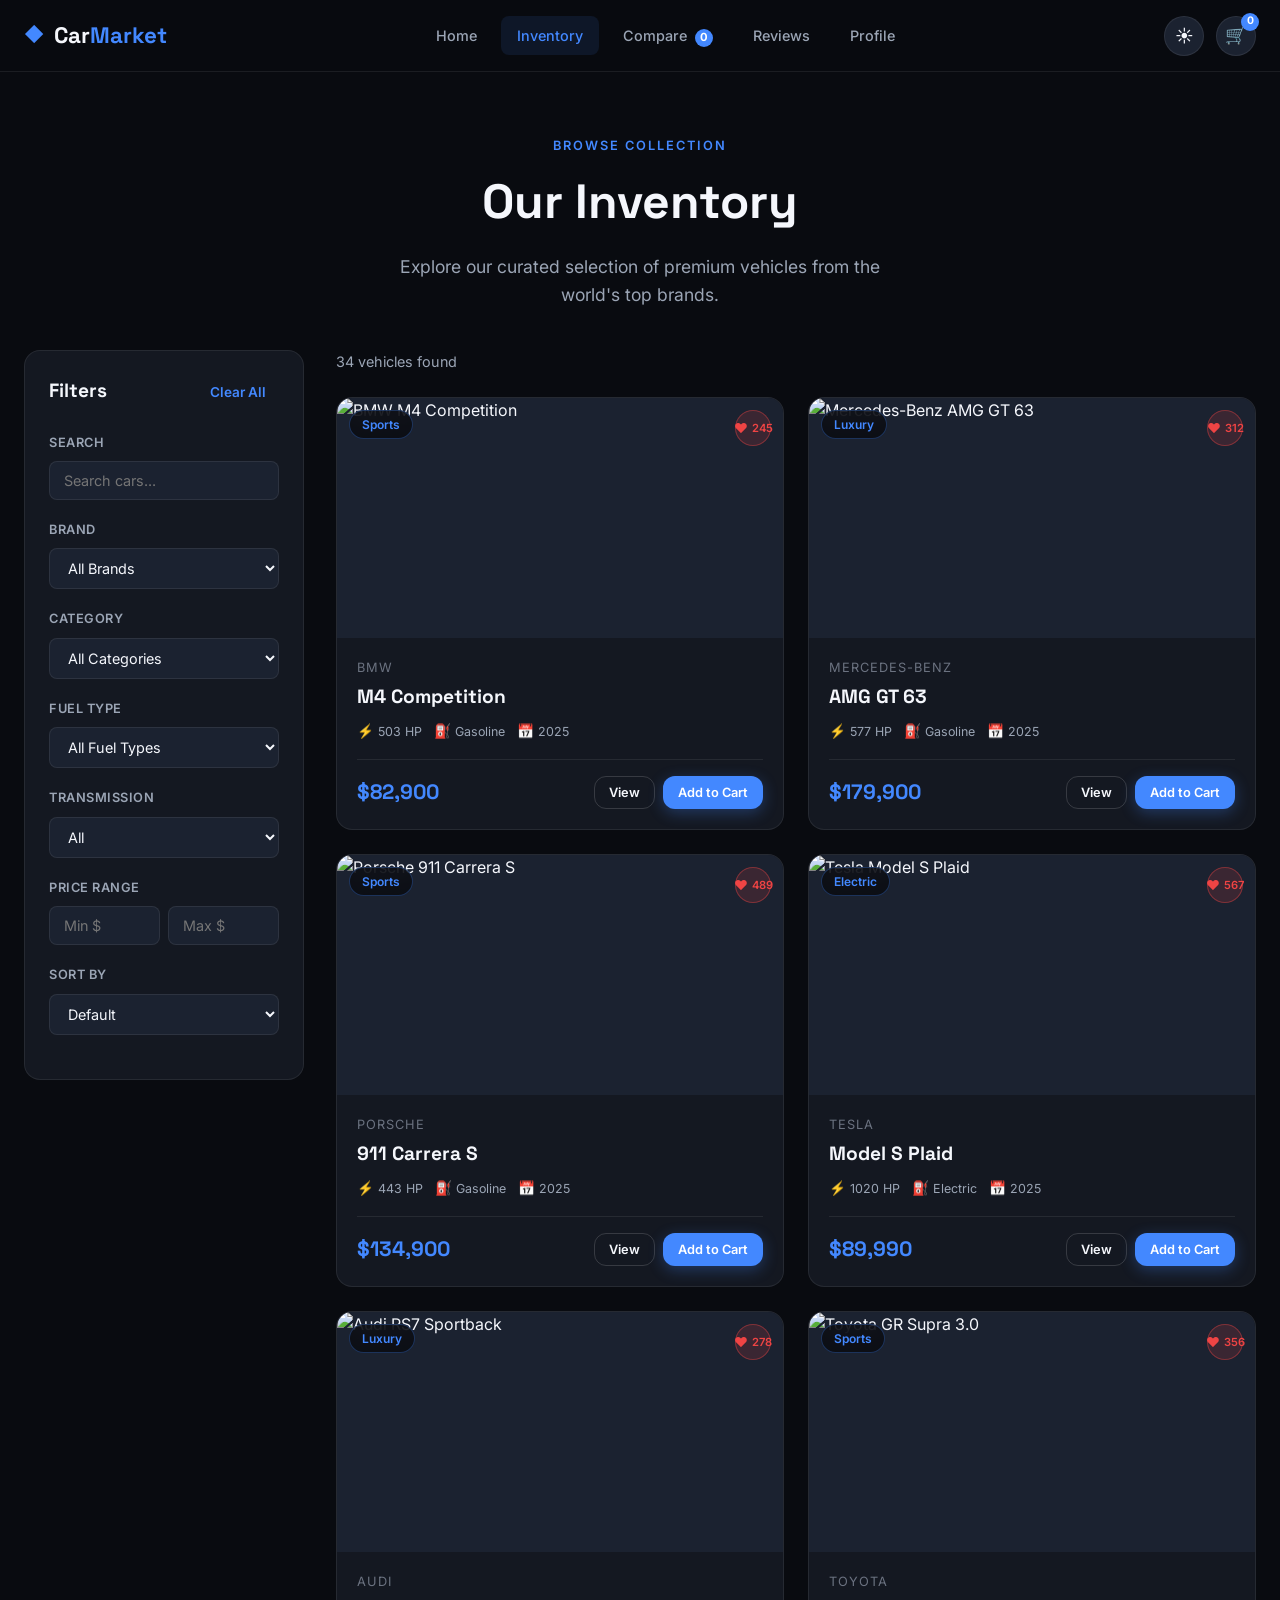
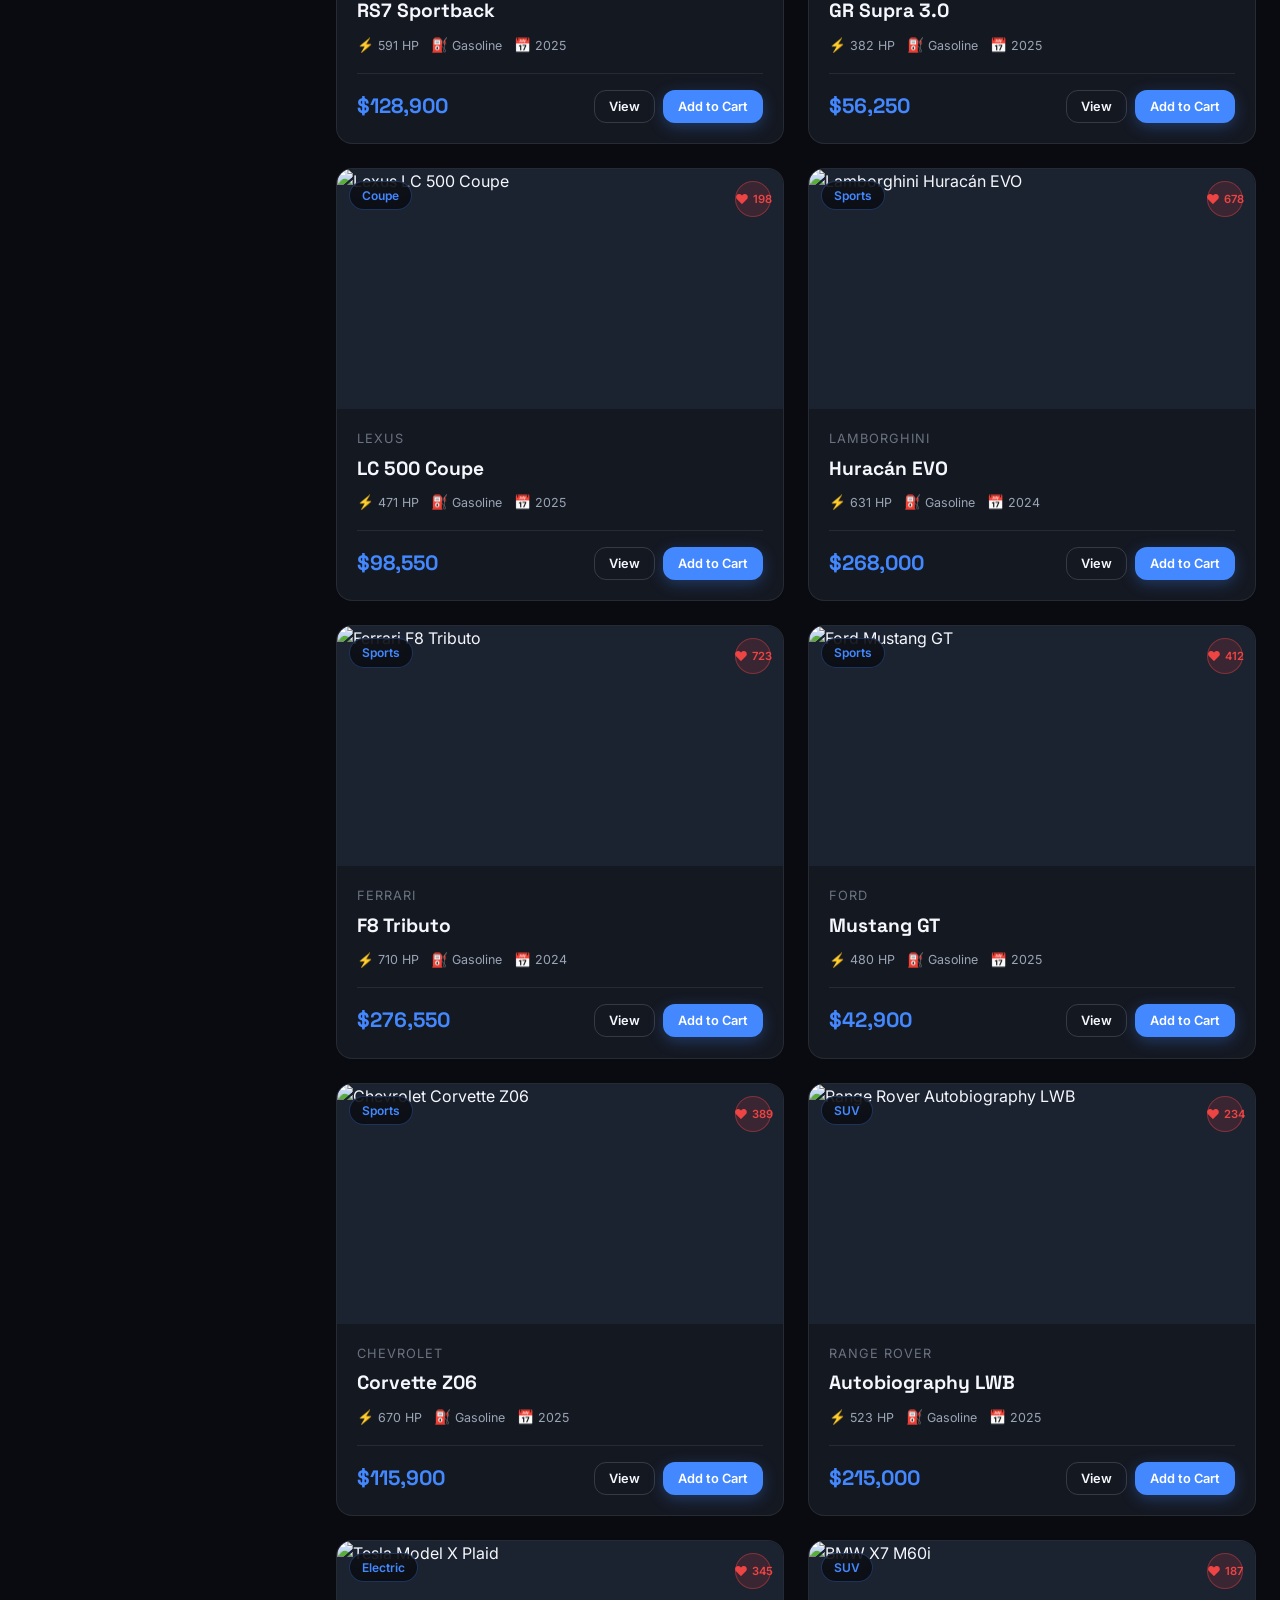
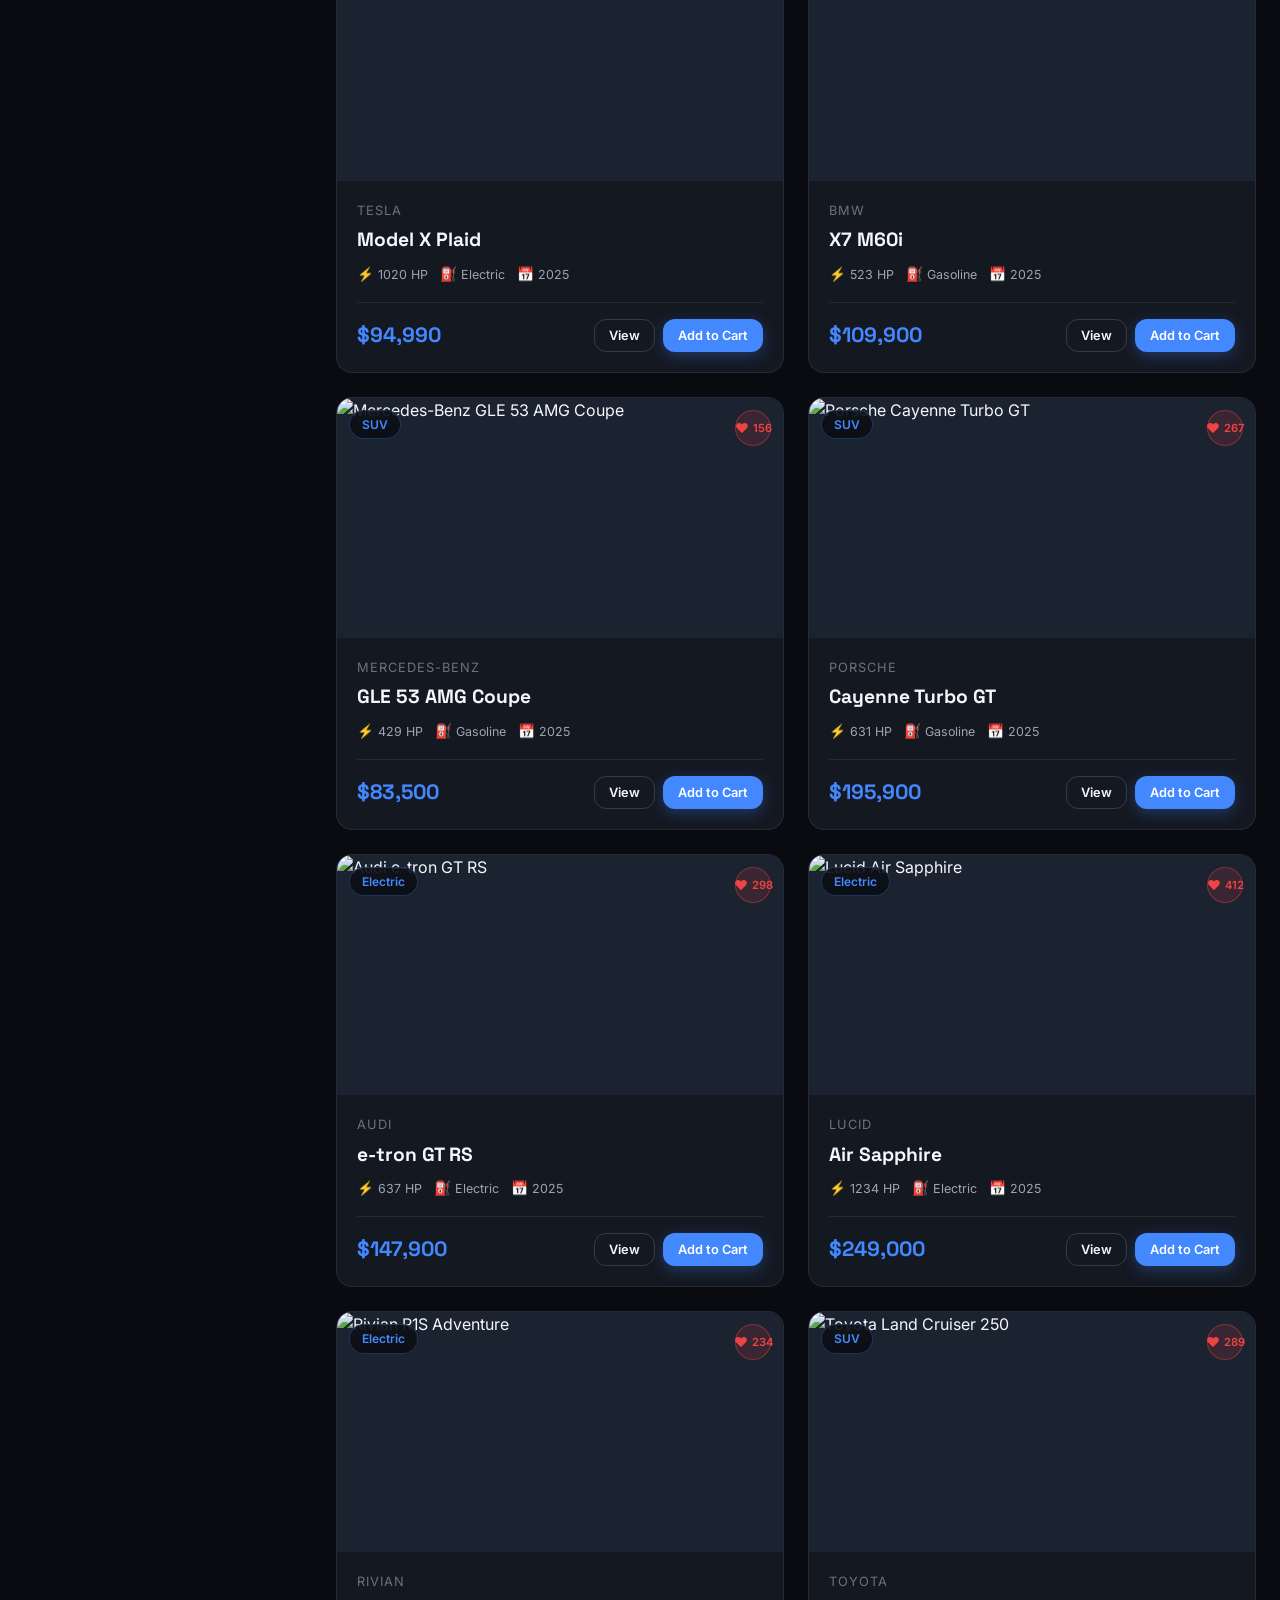
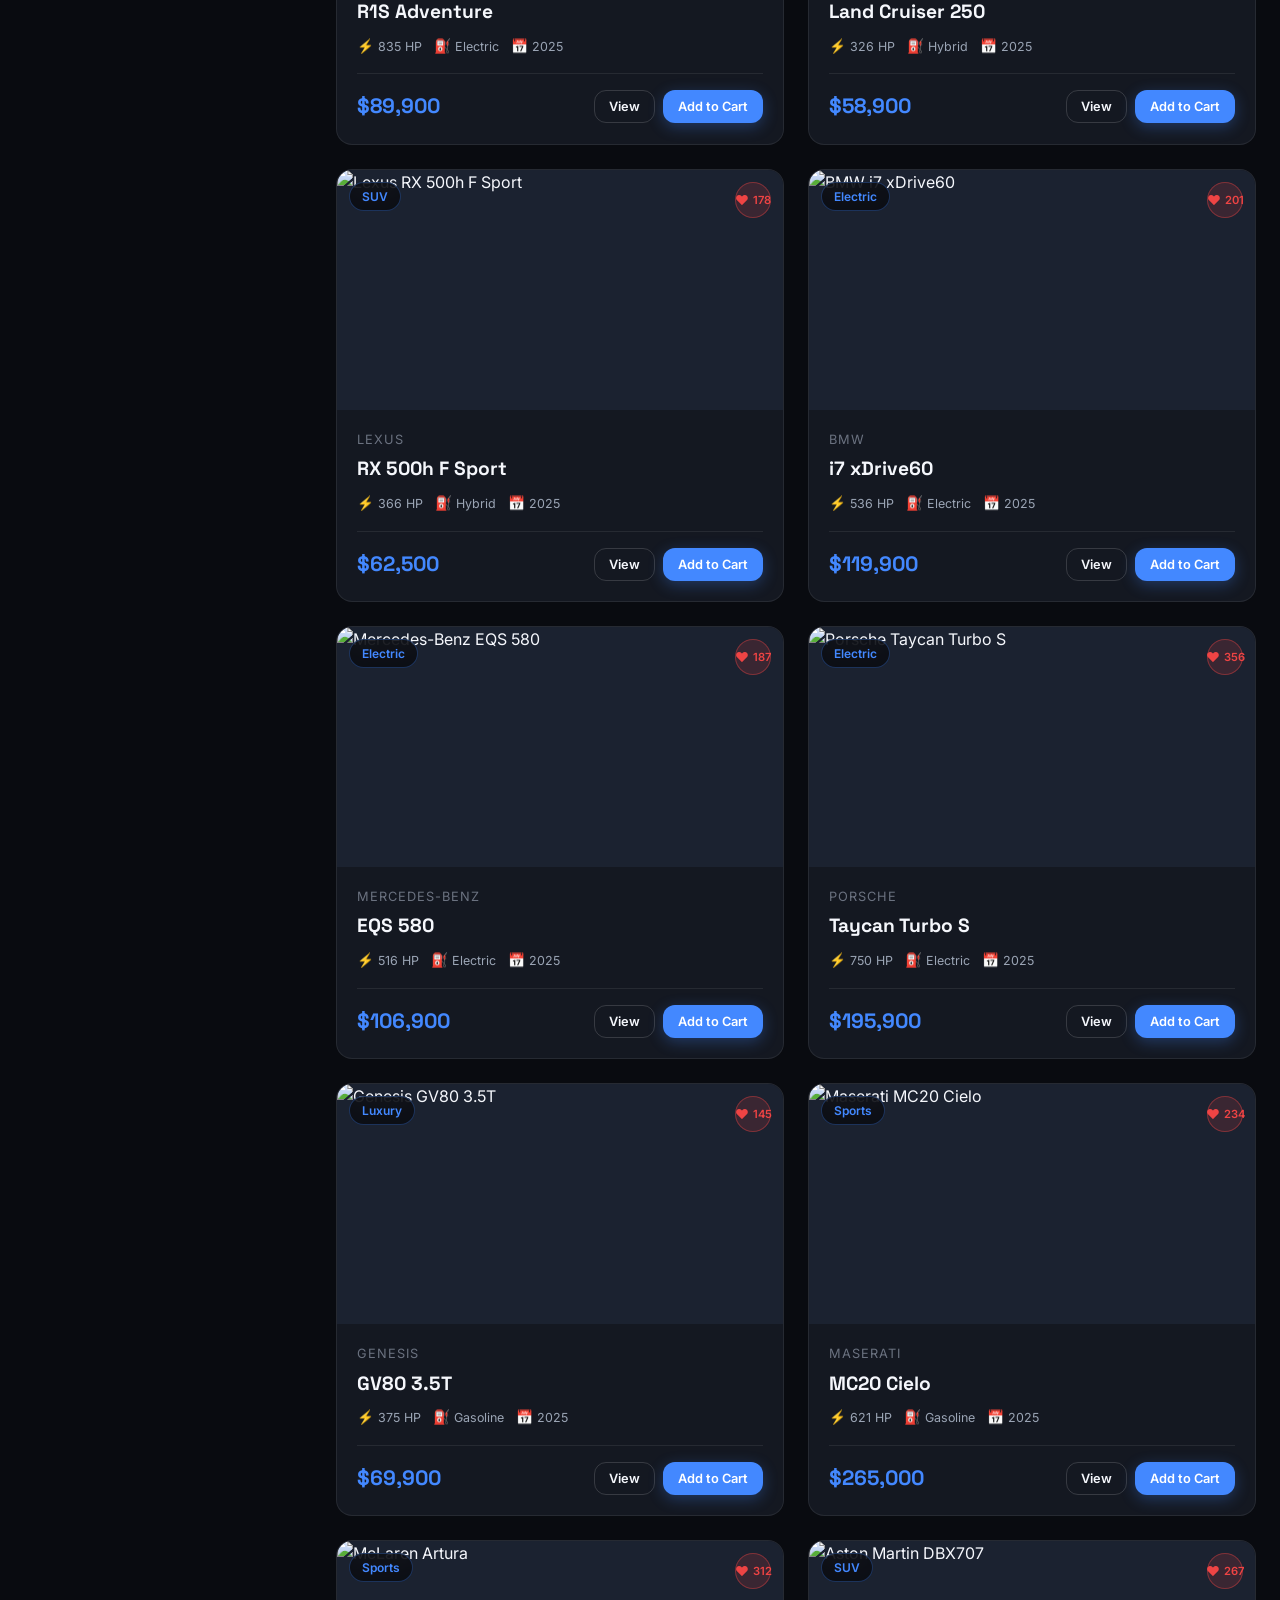
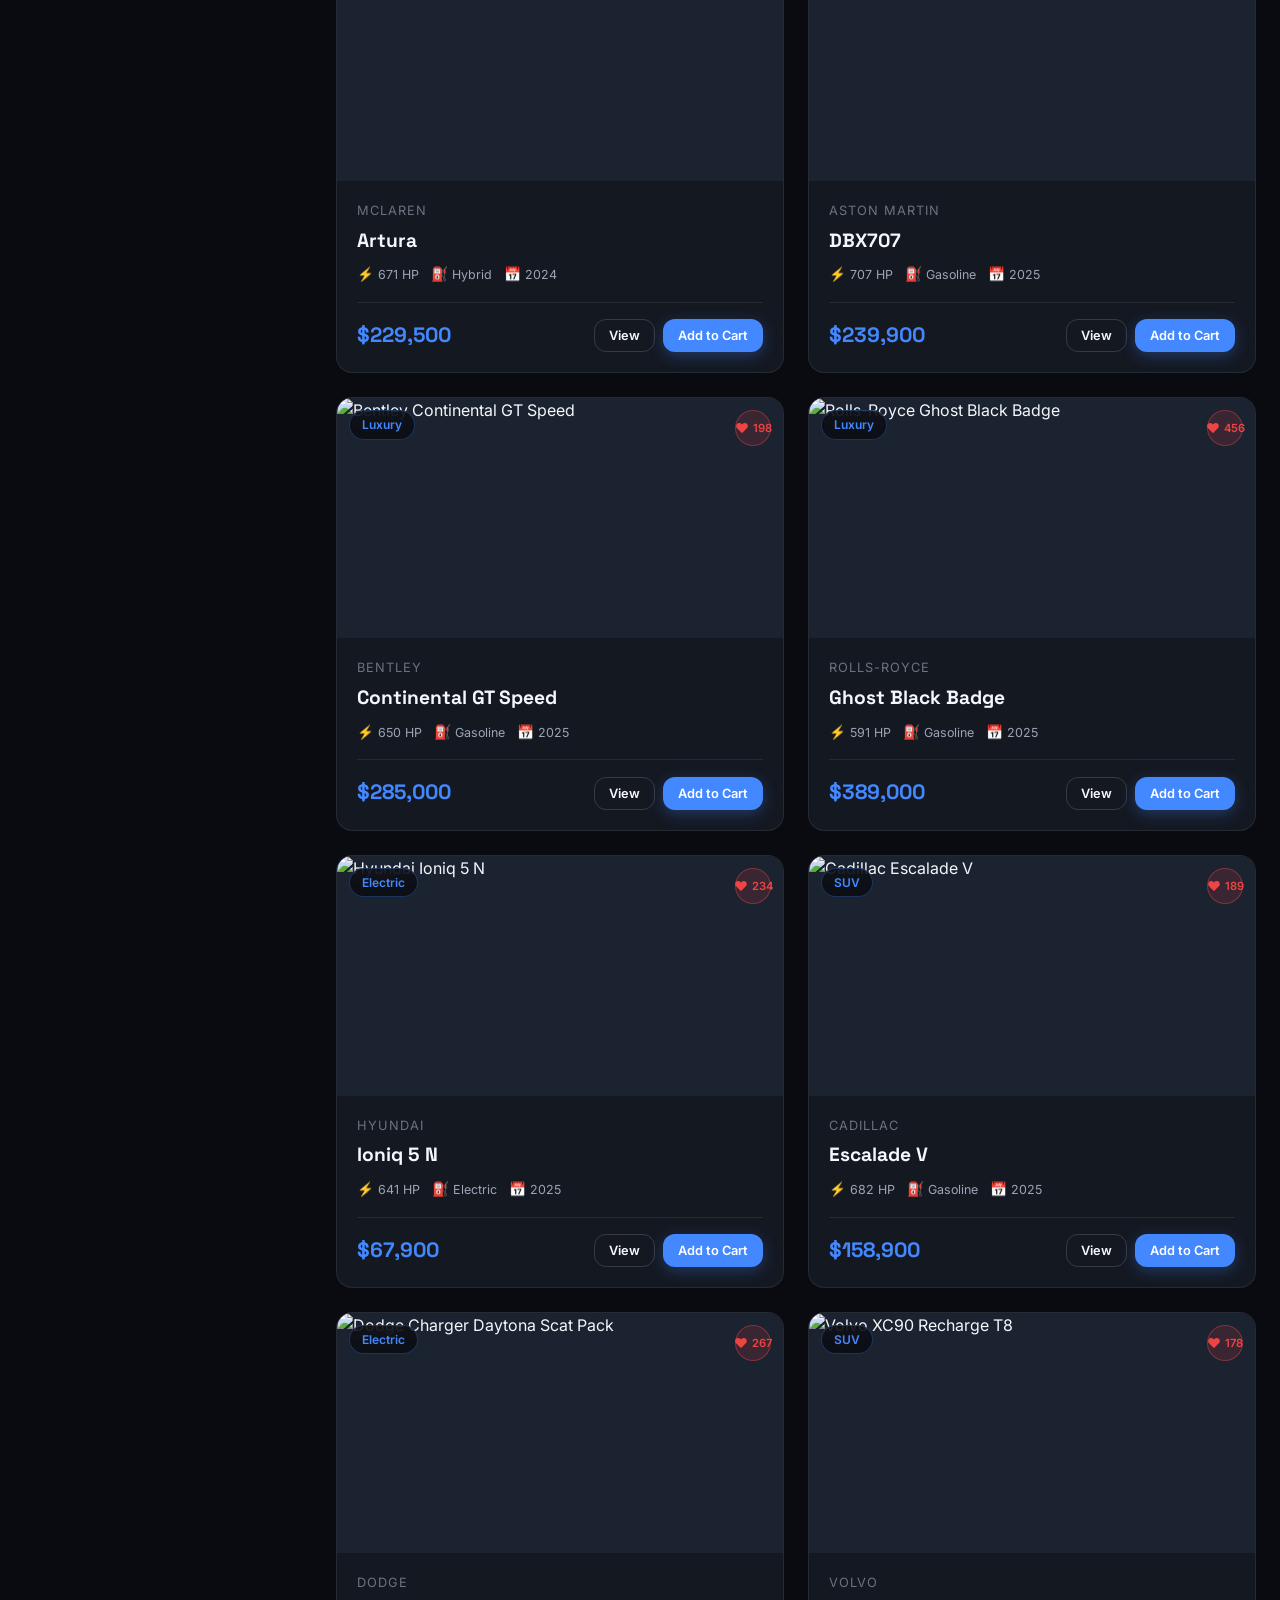
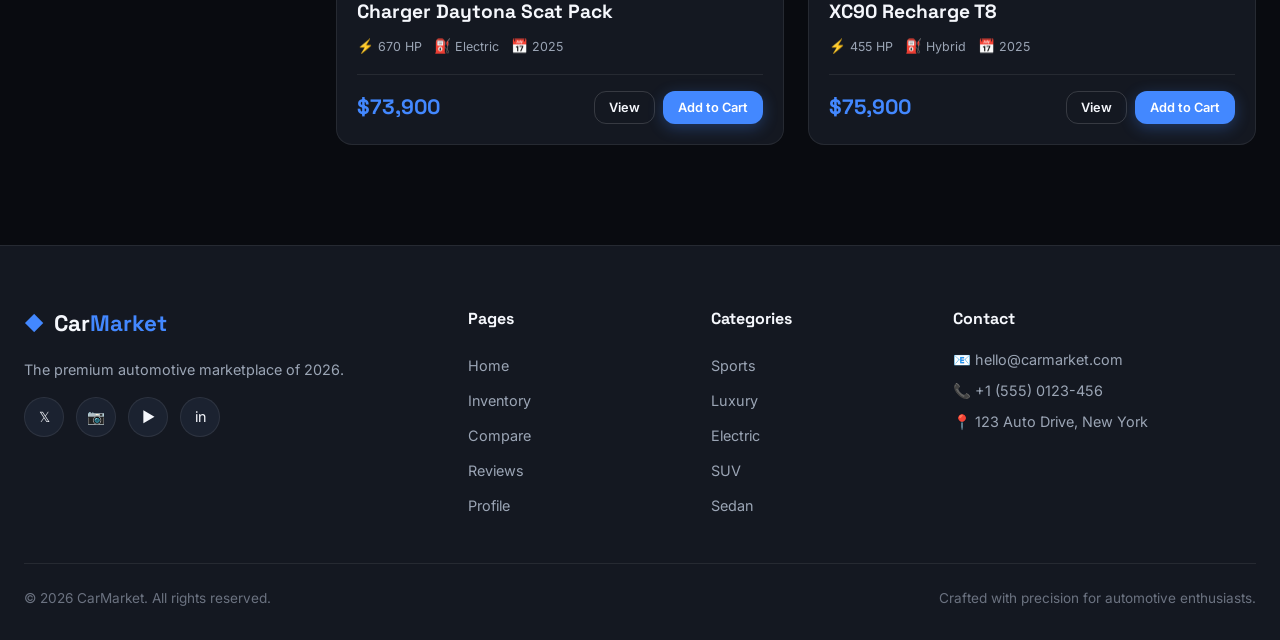
<file: inventory.html>
<!DOCTYPE html>
<html lang="en" data-theme="dark">
<head>
    <meta charset="UTF-8">
    <meta name="viewport" content="width=device-width, initial-scale=1.0">
    <title>Inventory — CarMarket 2026</title>
    <link rel="stylesheet" href="style.css">
    <link href="https://fonts.googleapis.com/css2?family=Inter:wght@300;400;500;600;700;800;900&family=Space+Grotesk:wght@400;500;600;700&display=swap" rel="stylesheet">
</head>
<body>
    <header class="header" id="header">
        <div class="header-inner">
            <a href="index.html" class="logo"><span class="logo-icon">◆</span><span class="logo-text">Car<span class="logo-accent">Market</span></span></a>
            <nav class="nav" id="mainNav">
                <a href="index.html" class="nav-link">Home</a>
                <a href="inventory.html" class="nav-link active">Inventory</a>
                <a href="compare.html" class="nav-link">Compare <span class="compare-badge" id="headerCompareBadge">0</span></a>
                <a href="index.html#testimonials" class="nav-link">Reviews</a>
                <a href="profile.html" class="nav-link">Profile</a>
            </nav>
            <div class="header-actions">
                <button class="theme-toggle" id="themeToggle" aria-label="Toggle theme"><span class="theme-icon-dark">☀</span><span class="theme-icon-light">☾</span></button>
                <a href="profile.html" class="cart-btn" aria-label="Shopping Cart"><span class="cart-icon">🛒</span><span class="cart-count" id="headerCartCount">0</span></a>
                <button class="hamburger" id="hamburger" aria-label="Menu"><span></span><span></span><span></span></button>
            </div>
        </div>
    </header>
    <div class="mobile-menu" id="mobileMenu">
        <nav class="mobile-nav">
            <a href="index.html" class="mobile-link">Home</a>
            <a href="inventory.html" class="mobile-link active">Inventory</a>
            <a href="compare.html" class="mobile-link">Compare</a>
            <a href="index.html#testimonials" class="mobile-link">Reviews</a>
            <a href="profile.html" class="mobile-link">Profile</a>
        </nav>
    </div>

    <section class="page-hero">
        <div class="container">
            <span class="section-tag">Browse Collection</span>
            <h1 class="page-title">Our Inventory</h1>
            <p class="page-desc">Explore our curated selection of premium vehicles from the world's top brands.</p>
        </div>
    </section>

    <section class="inventory-section">
        <div class="container">
            <div class="inventory-layout">
                <aside class="filters-sidebar" id="filtersSidebar">
                    <div class="filters-header"><h3>Filters</h3><button class="btn btn-text" id="clearFilters">Clear All</button></div>
                    <div class="filter-group"><label class="filter-label">Search</label><input type="text" class="filter-input" id="filterSearch" placeholder="Search cars..."></div>
                    <div class="filter-group"><label class="filter-label">Brand</label><select class="filter-select" id="filterBrand"><option value="">All Brands</option></select></div>
                    <div class="filter-group"><label class="filter-label">Category</label><select class="filter-select" id="filterCategory"><option value="">All Categories</option><option value="Sports">Sports</option><option value="Luxury">Luxury</option><option value="Electric">Electric</option><option value="SUV">SUV</option><option value="Coupe">Coupe</option><option value="Sedan">Sedan</option></select></div>
                    <div class="filter-group"><label class="filter-label">Fuel Type</label><select class="filter-select" id="filterFuel"><option value="">All Fuel Types</option><option value="Electric">Electric</option><option value="Hybrid">Hybrid</option><option value="Gasoline">Gasoline</option><option value="Diesel">Diesel</option></select></div>
                    <div class="filter-group"><label class="filter-label">Transmission</label><select class="filter-select" id="filterTransmission"><option value="">All</option><option value="Automatic">Automatic</option><option value="Manual">Manual</option></select></div>
                    <div class="filter-group"><label class="filter-label">Price Range</label><div class="price-range-inputs"><input type="number" class="filter-input" id="filterMinPrice" placeholder="Min $"><input type="number" class="filter-input" id="filterMaxPrice" placeholder="Max $"></div></div>
                    <div class="filter-group"><label class="filter-label">Sort By</label><select class="filter-select" id="filterSort"><option value="default">Default</option><option value="price-asc">Price: Low to High</option><option value="price-desc">Price: High to Low</option><option value="year-desc">Year: Newest</option><option value="year-asc">Year: Oldest</option><option value="hp-desc">Horsepower: High</option><option value="likes-desc">Most Liked</option></select></div>
                </aside>

                <div class="inventory-main">
                    <div class="inventory-toolbar"><span class="results-count" id="resultsCount">0 vehicles found</span><button class="filter-toggle-mobile" id="filterToggleMobile">☰ Filters</button></div>
                    <div class="inventory-grid" id="inventoryGrid"></div>
                    <div class="empty-state" id="emptyState" style="display:none;">
                        <div class="empty-icon"></div>
                        <h3>No vehicles found</h3>
                        <p>Try adjusting your filters to see more results.</p>
                        <button class="btn btn-primary" id="emptyClearFilters">Clear Filters</button>
                    </div>
                </div>
            </div>
        </div>
    </section>

    <footer class="footer">
        <div class="container">
            <div class="footer-grid">
                <div class="footer-brand"><a href="index.html" class="logo"><span class="logo-icon">◆</span><span class="logo-text">Car<span class="logo-accent">Market</span></span></a><p>The premium automotive marketplace of 2026.</p><div class="footer-socials"><a href="#" class="social-link">𝕏</a><a href="#" class="social-link">📷</a><a href="#" class="social-link">▶</a><a href="#" class="social-link">in</a></div></div>
                <div class="footer-links"><h4>Pages</h4><a href="index.html">Home</a><a href="inventory.html">Inventory</a><a href="compare.html">Compare</a><a href="index.html#testimonials">Reviews</a><a href="profile.html">Profile</a></div>
                <div class="footer-links"><h4>Categories</h4><a href="inventory.html?category=Sports">Sports</a><a href="inventory.html?category=Luxury">Luxury</a><a href="inventory.html?category=Electric">Electric</a><a href="inventory.html?category=SUV">SUV</a><a href="inventory.html?category=Sedan">Sedan</a></div>
                <div class="footer-contact"><h4>Contact</h4><p>📧 hello@carmarket.com</p><p>📞 +1 (555) 0123-456</p><p>📍 123 Auto Drive, New York</p></div>
            </div>
            <div class="footer-bottom"><p>© 2026 CarMarket. All rights reserved.</p><p>Crafted with precision for automotive enthusiasts.</p></div>
        </div>
    </footer>
    <script src="./app.js"></script>
</body>
</html>
</file>
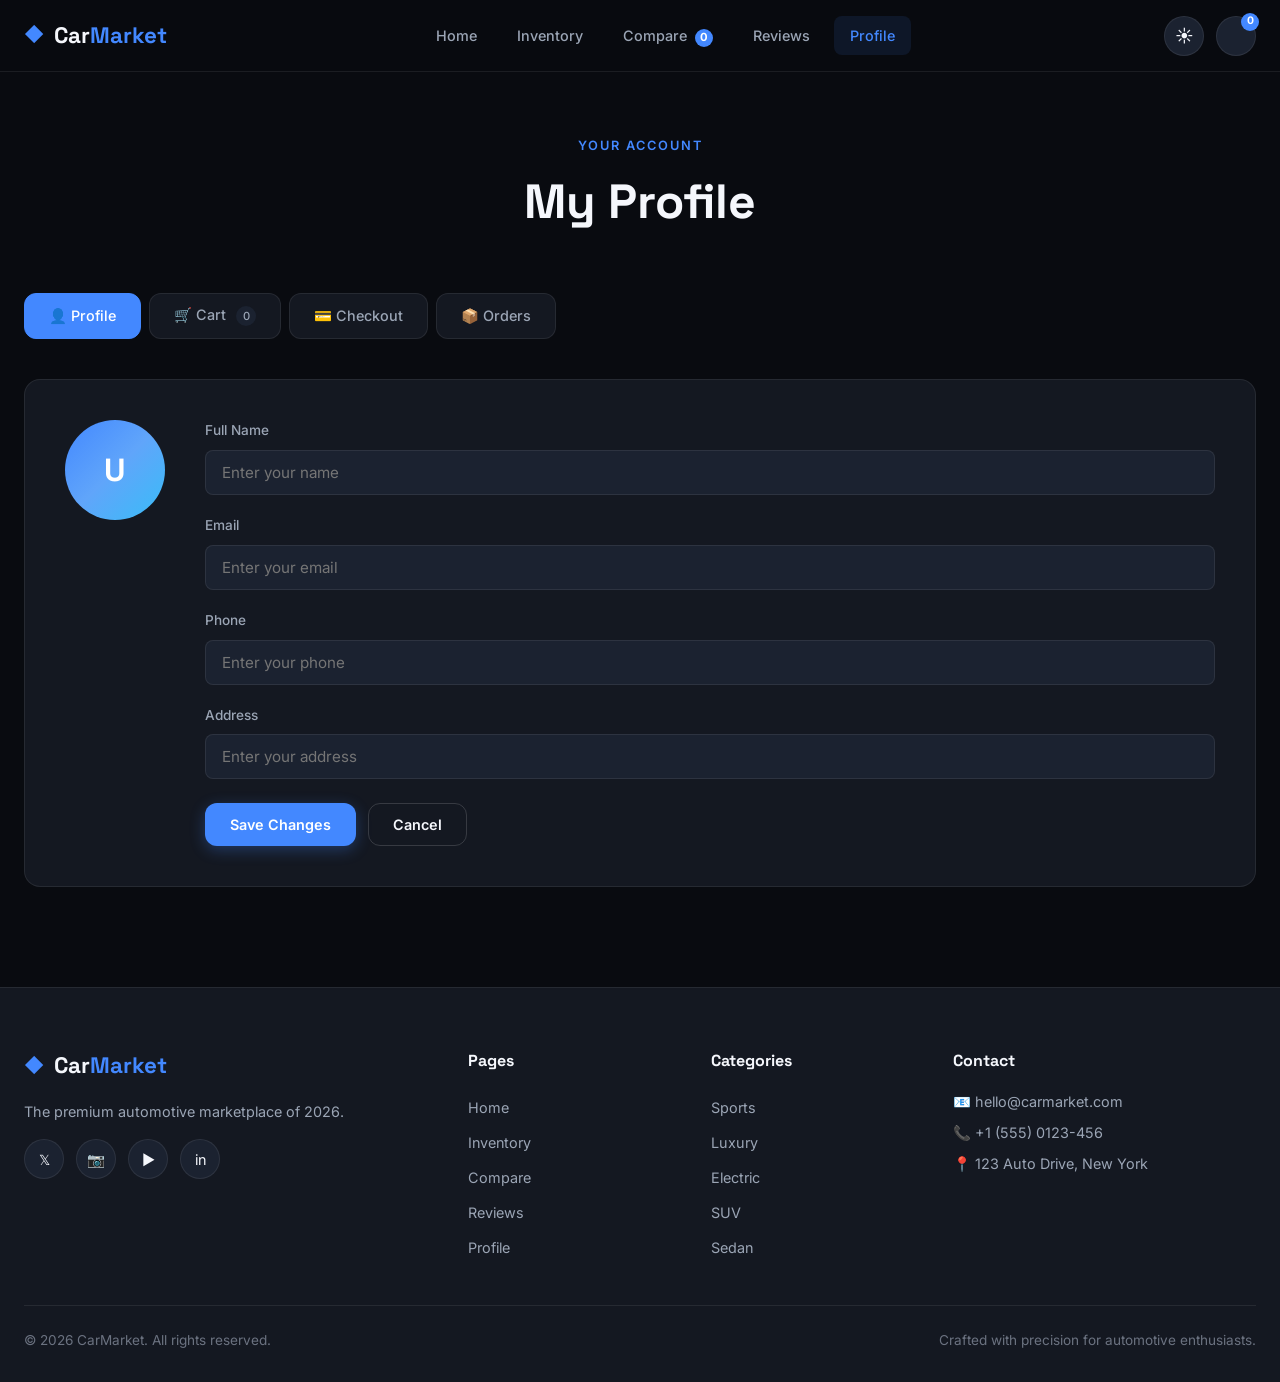
<file: profile.html>
<!DOCTYPE html>
<html lang="en" data-theme="dark">
<head>
    <meta charset="UTF-8">
    <meta name="viewport" content="width=device-width, initial-scale=1.0">
    <title>Profile — CarMarket 2026</title>
    <link rel="stylesheet" href="style.css">
    <link href="https://fonts.googleapis.com/css2?family=Inter:wght@300;400;500;600;700;800;900&family=Space+Grotesk:wght@400;500;600;700&display=swap" rel="stylesheet">
</head>
<body>
    <header class="header" id="header">
        <div class="header-inner">
            <a href="index.html" class="logo"><span class="logo-icon">◆</span><span class="logo-text">Car<span class="logo-accent">Market</span></span></a>
            <nav class="nav" id="mainNav">
                <a href="index.html" class="nav-link">Home</a>
                <a href="inventory.html" class="nav-link">Inventory</a>
                <a href="compare.html" class="nav-link">Compare <span class="compare-badge" id="headerCompareBadge">0</span></a>
                <a href="index.html#testimonials" class="nav-link">Reviews</a>
                <a href="profile.html" class="nav-link active">Profile</a>
            </nav>
            <div class="header-actions">
                <button class="theme-toggle" id="themeToggle" aria-label="Toggle theme"><span class="theme-icon-dark">☀</span><span class="theme-icon-light">☾</span></button>
                <a href="profile.html" class="cart-btn" aria-label="Shopping Cart"><span class="cart-icon"></span><span class="cart-count" id="headerCartCount">0</span></a>
                <button class="hamburger" id="hamburger" aria-label="Menu"><span></span><span></span><span></span></button>
            </div>
        </div>
    </header>
    <div class="mobile-menu" id="mobileMenu">
        <nav class="mobile-nav">
            <a href="index.html" class="mobile-link">Home</a>
            <a href="inventory.html" class="mobile-link">Inventory</a>
            <a href="compare.html" class="mobile-link">Compare</a>
            <a href="index.html#testimonials" class="mobile-link">Reviews</a>
            <a href="profile.html" class="mobile-link active">Profile</a>
        </nav>
    </div>

    <section class="page-hero">
        <div class="container">
            <span class="section-tag">Your Account</span>
            <h1 class="page-title">My Profile</h1>
        </div>
    </section>

    <section class="profile-section">
        <div class="container">
            <div class="profile-tabs">
                <button class="profile-tab active" data-tab="profile">👤 Profile</button>
                <button class="profile-tab" data-tab="cart">🛒 Cart <span class="tab-badge" id="cartTabBadge">0</span></button>
                <button class="profile-tab" data-tab="checkout">💳 Checkout</button>
                <button class="profile-tab" data-tab="orders">📦 Orders</button>
            </div>

            <div class="profile-panel active" id="panel-profile">
                <div class="profile-card">
                    <div class="profile-avatar" id="profileAvatar"><span id="profileInitials">U</span></div>
                    <div class="profile-form" id="profileForm">
                        <div class="form-group"><label>Full Name</label><input type="text" id="profileName" placeholder="Enter your name"></div>
                        <div class="form-group"><label>Email</label><input type="email" id="profileEmail" placeholder="Enter your email"></div>
                        <div class="form-group"><label>Phone</label><input type="tel" id="profilePhone" placeholder="Enter your phone"></div>
                        <div class="form-group"><label>Address</label><input type="text" id="profileAddress" placeholder="Enter your address"></div>
                        <div class="form-actions"><button class="btn btn-primary" id="saveProfile">Save Changes</button><button class="btn btn-outline" id="cancelProfile">Cancel</button></div>
                    </div>
                </div>
            </div>

            <div class="profile-panel" id="panel-cart">
                <div class="cart-empty" id="cartEmpty" style="display:none;">
                    <div class="empty-icon">🛒</div><h3>Your cart is empty</h3><p>Browse our inventory and add cars to your cart.</p><a href="inventory.html" class="btn btn-primary">Browse Inventory</a>
                </div>
                <div class="cart-content" id="cartContent" style="display:none;">
                    <div class="cart-items" id="cartItems"></div>
                    <div class="cart-summary">
                        <div class="cart-summary-row"><span>Subtotal</span><span id="cartSubtotal">$0</span></div>
                        <div class="cart-summary-row"><span>Service Fee</span><span id="cartServiceFee">$0</span></div>
                        <div class="cart-summary-row total"><span>Total</span><span id="cartTotal">$0</span></div>
                        <div class="cart-actions"><a href="inventory.html" class="btn btn-outline">Continue Shopping</a><button class="btn btn-primary" id="proceedCheckout">Proceed to Checkout →</button></div>
                    </div>
                </div>
            </div>

            <div class="profile-panel" id="panel-checkout">
                <div class="checkout-empty" id="checkoutEmpty" style="display:none;">
                    <div class="empty-icon">💳</div><h3>Nothing to checkout</h3><p>Add items to your cart first.</p><a href="inventory.html" class="btn btn-primary">Browse Inventory</a>
                </div>
                <div class="checkout-content" id="checkoutContent" style="display:none;">
                    <div class="checkout-grid">
                        <div class="checkout-form-section">
                            <h3>Billing Information</h3>
                            <div class="form-group"><label>Full Name</label><input type="text" id="checkoutName" placeholder="John Doe"></div>
                            <div class="form-group"><label>Email</label><input type="email" id="checkoutEmail" placeholder="john@example.com"></div>
                            <div class="form-group"><label>Address</label><input type="text" id="checkoutAddress" placeholder="123 Main St, City"></div>
                            <h3>Payment Method</h3>
                            <div class="payment-methods">
                                <label class="payment-option"><input type="radio" name="paymentMethod" value="card" checked><span class="payment-card">💳 Bank Card</span></label>
                                <label class="payment-option"><input type="radio" name="paymentMethod" value="uzcard"><span class="payment-card">Uzcard</span></label>
                                <label class="payment-option"><input type="radio" name="paymentMethod" value="humo"><span class="payment-card">Humo</span></label>
                                <label class="payment-option"><input type="radio" name="paymentMethod" value="wallet"><span class="payment-card">👛 Wallet</span></label>
                            </div>
                            <div class="card-form" id="cardForm">
                                <div class="form-group"><label>Card Number</label><input type="text" id="cardNumber" placeholder="4242 4242 4242 4242" maxlength="19"></div>
                                <div class="form-row">
                                    <div class="form-group"><label>Expiry (MM/YY)</label><input type="text" id="cardExpiry" placeholder="12/28" maxlength="5"></div>
                                    <div class="form-group"><label>CVV</label><input type="password" id="cardCVV" placeholder="•••" maxlength="4"></div>
                                </div>
                                <p class="demo-notice">⚠️ This is a demo checkout. No real payment will be processed. Do not enter real card details.</p>
                            </div>
                            <div class="checkout-errors" id="checkoutErrors"></div>
                            <button class="btn btn-primary btn-lg btn-full" id="placeOrder"><span class="btn-text">Place Demo Order</span><span class="btn-loading" style="display:none;">Processing...</span></button>
                        </div>
                        <div class="checkout-summary">
                            <h3>Order Summary</h3>
                            <div class="checkout-items" id="checkoutItems"></div>
                            <div class="checkout-totals">
                                <div class="cart-summary-row"><span>Subtotal</span><span id="checkoutSubtotal">$0</span></div>
                                <div class="cart-summary-row"><span>Service Fee</span><span id="checkoutFee">$500</span></div>
                                <div class="cart-summary-row total"><span>Total</span><span id="checkoutTotal">$0</span></div>
                            </div>
                        </div>
                    </div>
                </div>
            </div>

            <div class="profile-panel" id="panel-orders">
                <div class="orders-empty" id="ordersEmpty" style="display:none;">
                    <div class="empty-icon">📦</div><h3>No orders yet</h3><p>Your demo orders will appear here after checkout.</p><a href="inventory.html" class="btn btn-primary">Start Shopping</a>
                </div>
                <div class="orders-list" id="ordersList"></div>
            </div>
        </div>
    </section>

    <div class="modal" id="orderConfirmModal">
        <div class="modal-overlay"></div>
        <div class="modal-content">
            <div class="modal-header"><h3>✅ Demo Order Created</h3><button class="modal-close" id="orderConfirmClose">✕</button></div>
            <div class="modal-body">
                <div class="order-confirm-details" id="orderConfirmDetails"></div>
                <div class="order-confirm-actions"><a href="index.html" class="btn btn-outline">Back to Home</a><button class="btn btn-primary" id="viewOrdersBtn">View My Orders</button></div>
            </div>
        </div>
    </div>

    <footer class="footer">
        <div class="container">
            <div class="footer-grid">
                <div class="footer-brand"><a href="index.html" class="logo"><span class="logo-icon">◆</span><span class="logo-text">Car<span class="logo-accent">Market</span></span></a><p>The premium automotive marketplace of 2026.</p><div class="footer-socials"><a href="#" class="social-link">𝕏</a><a href="#" class="social-link">📷</a><a href="#" class="social-link">▶</a><a href="#" class="social-link">in</a></div></div>
                <div class="footer-links"><h4>Pages</h4><a href="index.html">Home</a><a href="inventory.html">Inventory</a><a href="compare.html">Compare</a><a href="index.html#testimonials">Reviews</a><a href="profile.html">Profile</a></div>
                <div class="footer-links"><h4>Categories</h4><a href="inventory.html?category=Sports">Sports</a><a href="inventory.html?category=Luxury">Luxury</a><a href="inventory.html?category=Electric">Electric</a><a href="inventory.html?category=SUV">SUV</a><a href="inventory.html?category=Sedan">Sedan</a></div>
                <div class="footer-contact"><h4>Contact</h4><p>📧 hello@carmarket.com</p><p>📞 +1 (555) 0123-456</p><p>📍 123 Auto Drive, New York</p></div>
            </div>
            <div class="footer-bottom"><p>© 2026 CarMarket. All rights reserved.</p><p>Crafted with precision for automotive enthusiasts.</p></div>
        </div>
    </footer>
    <script src="./app.js"></script>
</body>
</html>
</file>
<file: style.css>
/* ============================================
   CARMARKET 2026 — PREMIUM AUTOMOTIVE MARKETPLACE
   ============================================ */

:root {
    --bg-primary: #090B10;
    --bg-card: #141821;
    --bg-secondary: #1B2230;
    --bg-elevated: #1E2535;
    --primary: #4388FF;
    --primary-hover: #5A9BFF;
    --primary-glow: rgba(67, 136, 255, 0.3);
    --accent-gradient: linear-gradient(135deg, #4388FF, #60A5FA, #38BDF8);
    --text-primary: #F5F7FC;
    --text-secondary: #9BA5B5;
    --text-muted: #6B7280;
    --border: rgba(255, 255, 255, 0.08);
    --border-hover: rgba(255, 255, 255, 0.15);
    --success: #10B981;
    --warning: #F59E0B;
    --danger: #EF4444;
    --radius-sm: 8px;
    --radius-md: 12px;
    --radius-lg: 16px;
    --radius-xl: 24px;
    --shadow-sm: 0 2px 8px rgba(0,0,0,0.3);
    --shadow-md: 0 4px 20px rgba(0,0,0,0.4);
    --shadow-lg: 0 8px 40px rgba(0,0,0,0.5);
    --shadow-glow: 0 0 30px rgba(67, 136, 255, 0.2);
    --transition: 0.3s cubic-bezier(0.4, 0, 0.2, 1);
    --font-primary: 'Inter', -apple-system, BlinkMacSystemFont, sans-serif;
    --font-display: 'Space Grotesk', 'Inter', sans-serif;
    --header-height: 72px;
}

[data-theme="light"] {
    --bg-primary: #F8FAFC;
    --bg-card: #FFFFFF;
    --bg-secondary: #F1F5F9;
    --bg-elevated: #FFFFFF;
    --text-primary: #0F172A;
    --text-secondary: #475569;
    --text-muted: #94A3B8;
    --border: rgba(0, 0, 0, 0.08);
    --border-hover: rgba(0, 0, 0, 0.15);
    --shadow-sm: 0 2px 8px rgba(0,0,0,0.06);
    --shadow-md: 0 4px 20px rgba(0,0,0,0.08);
    --shadow-lg: 0 8px 40px rgba(0,0,0,0.12);
}

*, *::before, *::after { margin: 0; padding: 0; box-sizing: border-box; }
html { scroll-behavior: smooth; -webkit-font-smoothing: antialiased; }
body { font-family: var(--font-primary); background: var(--bg-primary); color: var(--text-primary); line-height: 1.6; overflow-x: hidden; min-height: 100vh; }
a { text-decoration: none; color: inherit; transition: var(--transition); }
img { max-width: 100%; display: block; }
button { cursor: pointer; border: none; background: none; font-family: inherit; color: inherit; }
input, select, textarea { font-family: inherit; color: inherit; }
.container { max-width: 1320px; margin: 0 auto; padding: 0 24px; }
.gradient-text { background: var(--accent-gradient); -webkit-background-clip: text; -webkit-text-fill-color: transparent; background-clip: text; }

/* BUTTONS */
.btn { display: inline-flex; align-items: center; justify-content: center; gap: 8px; padding: 12px 24px; border-radius: var(--radius-md); font-weight: 600; font-size: 0.9rem; transition: var(--transition); white-space: nowrap; border: 1px solid transparent; }
.btn-primary { background: var(--primary); color: #fff; box-shadow: 0 4px 15px var(--primary-glow); }
.btn-primary:hover { background: var(--primary-hover); transform: translateY(-2px); box-shadow: 0 6px 25px var(--primary-glow); }
.btn-outline { background: transparent; color: var(--text-primary); border: 1px solid var(--border-hover); }
.btn-outline:hover { border-color: var(--primary); color: var(--primary); background: rgba(67, 136, 255, 0.05); }
.btn-text { background: none; color: var(--primary); padding: 8px 12px; font-size: 0.85rem; }
.btn-text:hover { color: var(--primary-hover); }
.btn-lg { padding: 16px 32px; font-size: 1rem; }
.btn-full { width: 100%; }

/* HEADER */
.header { position: fixed; top: 0; left: 0; right: 0; height: var(--header-height); background: rgba(9, 11, 16, 0.85); backdrop-filter: blur(20px); -webkit-backdrop-filter: blur(20px); border-bottom: 1px solid var(--border); z-index: 1000; transition: var(--transition); }
[data-theme="light"] .header { background: rgba(248, 250, 252, 0.9); }
.header-inner { max-width: 1320px; margin: 0 auto; padding: 0 24px; height: 100%; display: flex; align-items: center; justify-content: space-between; }
.logo { display: flex; align-items: center; gap: 10px; font-family: var(--font-display); font-size: 1.4rem; font-weight: 700; }
.logo-icon { color: var(--primary); font-size: 1.2rem; }
.logo-accent { color: var(--primary); }
.nav { display: flex; align-items: center; gap: 8px; }
.nav-link { padding: 8px 16px; border-radius: var(--radius-sm); font-size: 0.9rem; font-weight: 500; color: var(--text-secondary); transition: var(--transition); }
.nav-link:hover { color: var(--text-primary); background: var(--bg-secondary); }
.nav-link.active { color: var(--primary); background: rgba(67, 136, 255, 0.1); }
.compare-badge { display: inline-flex; align-items: center; justify-content: center; min-width: 18px; height: 18px; padding: 0 5px; background: var(--primary); color: #fff; border-radius: 50%; font-size: 0.7rem; font-weight: 700; margin-left: 4px; }
.header-actions { display: flex; align-items: center; gap: 12px; }
.theme-toggle { width: 40px; height: 40px; border-radius: 50%; display: flex; align-items: center; justify-content: center; background: var(--bg-secondary); border: 1px solid var(--border); font-size: 1.1rem; transition: var(--transition); }
.theme-toggle:hover { border-color: var(--primary); background: rgba(67, 136, 255, 0.1); }
[data-theme="dark"] .theme-icon-light { display: none; }
[data-theme="light"] .theme-icon-dark { display: none; }
.cart-btn { position: relative; width: 40px; height: 40px; border-radius: 50%; display: flex; align-items: center; justify-content: center; background: var(--bg-secondary); border: 1px solid var(--border); transition: var(--transition); }
.cart-btn:hover { border-color: var(--primary); }
.cart-icon { font-size: 1.1rem; }
.cart-count { position: absolute; top: -4px; right: -4px; min-width: 18px; height: 18px; padding: 0 5px; background: var(--primary); color: #fff; border-radius: 50%; font-size: 0.65rem; font-weight: 700; display: flex; align-items: center; justify-content: center; }
.hamburger { display: none; flex-direction: column; gap: 5px; width: 40px; height: 40px; align-items: center; justify-content: center; border-radius: var(--radius-sm); background: var(--bg-secondary); border: 1px solid var(--border); }
.hamburger span { width: 18px; height: 2px; background: var(--text-primary); border-radius: 2px; transition: var(--transition); }
.hamburger.active span:nth-child(1) { transform: rotate(45deg) translate(5px, 5px); }
.hamburger.active span:nth-child(2) { opacity: 0; }
.hamburger.active span:nth-child(3) { transform: rotate(-45deg) translate(5px, -5px); }

/* MOBILE MENU */
.mobile-menu { position: fixed; top: var(--header-height); left: 0; right: 0; bottom: 0; background: var(--bg-primary); z-index: 999; padding: 24px; transform: translateX(100%); transition: var(--transition); opacity: 0; pointer-events: none; }
.mobile-menu.active { transform: translateX(0); opacity: 1; pointer-events: all; }
.mobile-nav { display: flex; flex-direction: column; gap: 8px; }
.mobile-link { padding: 16px 20px; border-radius: var(--radius-md); font-size: 1.1rem; font-weight: 500; color: var(--text-secondary); background: var(--bg-card); border: 1px solid var(--border); }
.mobile-link:hover, .mobile-link.active { color: var(--primary); border-color: var(--primary); background: rgba(67, 136, 255, 0.05); }

/* HERO WITH VIDEO */
.hero { position: relative; min-height: 100vh; display: flex; align-items: center; justify-content: center; overflow: hidden; padding-top: var(--header-height); }
.hero-media { position: absolute; inset: 0; z-index: 0; }
.hero-video { width: 100%; height: 100%; object-fit: cover; }
.hero-fallback { position: absolute; inset: 0; background-size: cover; background-position: center; z-index: -1; }
.hero-overlay { position: absolute; inset: 0; background: linear-gradient(180deg, rgba(9, 11, 16, 0.6) 0%, rgba(9, 11, 16, 0.4) 40%, rgba(9, 11, 16, 0.85) 100%); z-index: 1; }
.hero-content { position: relative; z-index: 2; text-align: center; max-width: 800px; padding: 40px 24px; }
.hero-badge { display: inline-block; padding: 8px 20px; background: rgba(67, 136, 255, 0.1); border: 1px solid rgba(67, 136, 255, 0.3); border-radius: 50px; font-size: 0.85rem; font-weight: 500; color: var(--primary); margin-bottom: 24px; letter-spacing: 0.5px; }
.hero-title { font-family: var(--font-display); font-size: clamp(2.5rem, 6vw, 5rem); font-weight: 800; line-height: 1.1; margin-bottom: 20px; color: #fff; }
.hero-tagline { font-size: clamp(1rem, 2vw, 1.25rem); color: rgba(255,255,255,0.7); margin-bottom: 40px; max-width: 500px; margin-left: auto; margin-right: auto; }
.hero-buttons { display: flex; gap: 16px; justify-content: center; flex-wrap: wrap; margin-bottom: 60px; }
.hero-buttons .btn-outline { color: #fff; border-color: rgba(255,255,255,0.3); }
.hero-buttons .btn-outline:hover { border-color: var(--primary); color: var(--primary); }
.hero-stats { display: flex; justify-content: center; gap: 48px; flex-wrap: wrap; }
.hero-stat { text-align: center; }
.hero-stat-num { display: block; font-family: var(--font-display); font-size: 2rem; font-weight: 700; color: #fff; }
.hero-stat-label { font-size: 0.85rem; color: rgba(255,255,255,0.5); text-transform: uppercase; letter-spacing: 1px; }
.hero-scroll { position: absolute; bottom: 30px; left: 50%; transform: translateX(-50%); z-index: 2; display: flex; flex-direction: column; align-items: center; gap: 8px; color: rgba(255,255,255,0.5); font-size: 0.75rem; letter-spacing: 2px; text-transform: uppercase; }
.hero-scroll-line { width: 1px; height: 40px; background: linear-gradient(to bottom, rgba(255,255,255,0.5), transparent); animation: scrollPulse 2s ease-in-out infinite; }
@keyframes scrollPulse { 0%, 100% { opacity: 1; transform: scaleY(1); } 50% { opacity: 0.5; transform: scaleY(0.6); } }

/* SMART SEARCH */
.smart-search-section { padding: 0; margin-top: -60px; position: relative; z-index: 10; }
.smart-search { background: var(--bg-card); border: 1px solid var(--border); border-radius: var(--radius-xl); padding: 32px; box-shadow: var(--shadow-lg); }
.smart-search-title { font-family: var(--font-display); font-size: 1.3rem; font-weight: 600; margin-bottom: 20px; text-align: center; }
.smart-search-grid { display: grid; grid-template-columns: repeat(4, 1fr) auto; gap: 16px; align-items: end; }
.search-field label { display: block; font-size: 0.8rem; font-weight: 500; color: var(--text-secondary); margin-bottom: 6px; text-transform: uppercase; letter-spacing: 0.5px; }
.search-field select, .search-field input { width: 100%; padding: 12px 16px; background: var(--bg-secondary); border: 1px solid var(--border); border-radius: var(--radius-sm); color: var(--text-primary); font-size: 0.9rem; transition: var(--transition); }
.search-field select:focus, .search-field input:focus { outline: none; border-color: var(--primary); box-shadow: 0 0 0 3px var(--primary-glow); }
.search-btn { height: 46px; min-width: 120px; }
.search-icon { font-size: 1.1rem; }

/* SECTIONS */
.section-header { display: flex; justify-content: space-between; align-items: flex-end; margin-bottom: 40px; flex-wrap: wrap; gap: 16px; }
.section-header.center { flex-direction: column; align-items: center; text-align: center; }
.section-tag { display: inline-block; font-size: 0.8rem; font-weight: 600; color: var(--primary); text-transform: uppercase; letter-spacing: 2px; margin-bottom: 8px; }
.section-title { font-family: var(--font-display); font-size: clamp(1.8rem, 3vw, 2.5rem); font-weight: 700; line-height: 1.2; }
.section-desc { color: var(--text-secondary); font-size: 1.05rem; max-width: 500px; margin-top: 8px; }

/* FEATURED GRID */
.featured-section, .most-liked-section { padding: 100px 0; }
.featured-grid { display: grid; grid-template-columns: repeat(auto-fill, minmax(320px, 1fr)); gap: 24px; }

/* CAR CARD */
.car-card { background: var(--bg-card); border: 1px solid var(--border); border-radius: var(--radius-lg); overflow: hidden; transition: var(--transition); display: flex; flex-direction: column; }
.car-card:hover { transform: translateY(-4px); border-color: var(--border-hover); box-shadow: var(--shadow-md); }
.car-card-image { position: relative; width: 100%; height: 240px; overflow: hidden; background: var(--bg-secondary); cursor: pointer; }
.car-card-image img { width: 100%; height: 100%; object-fit: cover; object-position: center; transition: transform 0.5s ease; }
.car-card:hover .car-card-image img { transform: scale(1.05); }
.car-card-badge { position: absolute; top: 12px; left: 12px; padding: 4px 12px; background: rgba(9, 11, 16, 0.8); backdrop-filter: blur(10px); border-radius: 50px; font-size: 0.75rem; font-weight: 600; color: var(--primary); border: 1px solid rgba(67, 136, 255, 0.3); }
.car-card-like { position: absolute; top: 12px; right: 12px; width: 36px; height: 36px; border-radius: 50%; background: rgba(9, 11, 16, 0.8); backdrop-filter: blur(10px); display: flex; align-items: center; justify-content: center; gap: 4px; border: 1px solid rgba(255,255,255,0.1); cursor: pointer; transition: var(--transition); font-size: 0.85rem; color: rgba(255,255,255,0.7); }
.car-card-like:hover { background: rgba(239, 68, 68, 0.2); border-color: rgba(239, 68, 68, 0.5); }
.car-card-like.liked { color: #EF4444; background: rgba(239, 68, 68, 0.15); border-color: rgba(239, 68, 68, 0.4); }
.car-card-like .like-count { font-size: 0.7rem; font-weight: 600; }
.car-card-body { padding: 20px; flex: 1; display: flex; flex-direction: column; }
.car-card-brand { font-size: 0.8rem; color: var(--text-muted); text-transform: uppercase; letter-spacing: 1px; margin-bottom: 4px; }
.car-card-model { font-family: var(--font-display); font-size: 1.2rem; font-weight: 700; margin-bottom: 8px; }
.car-card-specs { display: flex; gap: 12px; flex-wrap: wrap; margin-bottom: 16px; }
.car-card-spec { font-size: 0.78rem; color: var(--text-secondary); display: flex; align-items: center; gap: 4px; }
.car-card-spec-icon { font-size: 0.85rem; }
.car-card-footer { display: flex; align-items: center; justify-content: space-between; margin-top: auto; padding-top: 16px; border-top: 1px solid var(--border); }
.car-card-price { font-family: var(--font-display); font-size: 1.3rem; font-weight: 700; color: var(--primary); }
.car-card-actions { display: flex; gap: 8px; }
.car-card-actions .btn { padding: 8px 14px; font-size: 0.8rem; }

/* DNA QUIZ */
.dna-section { padding: 100px 0; background: var(--bg-secondary); }
.dna-quiz { max-width: 600px; margin: 0 auto; background: var(--bg-card); border: 1px solid var(--border); border-radius: var(--radius-xl); padding: 40px; }
.dna-progress { display: flex; align-items: center; gap: 12px; margin-bottom: 32px; }
.dna-progress-bar { flex: 1; height: 4px; background: var(--bg-secondary); border-radius: 4px; overflow: hidden; }
.dna-progress-bar::after { content: ''; display: block; height: 100%; background: var(--accent-gradient); border-radius: 4px; transition: width 0.4s ease; }
.dna-progress-text { font-size: 0.85rem; color: var(--text-secondary); font-weight: 500; }
.dna-question h3 { font-family: var(--font-display); font-size: 1.3rem; margin-bottom: 24px; }
.dna-options { display: grid; grid-template-columns: 1fr 1fr; gap: 12px; }
.dna-option { padding: 16px; background: var(--bg-secondary); border: 1px solid var(--border); border-radius: var(--radius-md); text-align: center; font-weight: 500; cursor: pointer; transition: var(--transition); }
.dna-option:hover { border-color: var(--primary); background: rgba(67, 136, 255, 0.05); }
.dna-option.selected { border-color: var(--primary); background: rgba(67, 136, 255, 0.1); color: var(--primary); }
.dna-nav { display: flex; justify-content: space-between; margin-top: 32px; }
.dna-results { text-align: center; }
.dna-results-title { font-family: var(--font-display); font-size: 1.8rem; margin-bottom: 8px; }
.dna-results-desc { color: var(--text-secondary); margin-bottom: 32px; }
.dna-results-grid { display: grid; grid-template-columns: repeat(auto-fill, minmax(280px, 1fr)); gap: 20px; margin-bottom: 32px; }

/* CATEGORIES */
.categories-section { padding: 100px 0; }
.categories-grid { display: grid; grid-template-columns: repeat(3, 1fr); gap: 20px; }
.category-card { position: relative; height: 200px; border-radius: var(--radius-lg); overflow: hidden; background-size: cover; background-position: center; display: flex; align-items: flex-end; transition: var(--transition); }
.category-card:hover { transform: translateY(-4px); box-shadow: var(--shadow-lg); }
.category-overlay { position: absolute; inset: 0; background: linear-gradient(to top, rgba(9,11,16,0.9) 0%, rgba(9,11,16,0.2) 100%); }
.category-content { position: relative; z-index: 1; padding: 24px; width: 100%; }
.category-icon { font-size: 1.5rem; display: block; margin-bottom: 8px; }
.category-content h3 { font-family: var(--font-display); font-size: 1.3rem; font-weight: 700; color: #fff; margin-bottom: 4px; }
.category-count { font-size: 0.85rem; color: rgba(255,255,255,0.6); }

/* TESTIMONIALS */
.testimonials-section { padding: 100px 0; background: var(--bg-secondary); }
.testimonials-grid { display: grid; grid-template-columns: repeat(auto-fill, minmax(340px, 1fr)); gap: 24px; margin-bottom: 60px; }
.testimonial-card { background: var(--bg-card); border: 1px solid var(--border); border-radius: var(--radius-lg); padding: 28px; transition: var(--transition); }
.testimonial-card:hover { transform: translateY(-4px); border-color: var(--border-hover); box-shadow: var(--shadow-md); }
.testimonial-stars { color: #F59E0B; font-size: 1.1rem; margin-bottom: 16px; letter-spacing: 2px; }
.testimonial-text { color: var(--text-secondary); line-height: 1.7; font-size: 0.95rem; margin-bottom: 20px; font-style: italic; }
.testimonial-author { display: flex; align-items: center; gap: 12px; }
.testimonial-avatar { width: 48px; height: 48px; border-radius: 50%; display: flex; align-items: center; justify-content: center; color: #fff; font-weight: 700; font-size: 0.95rem; flex-shrink: 0; }
.testimonial-name { font-weight: 600; font-size: 0.95rem; }
.testimonial-role { font-size: 0.8rem; color: var(--text-muted); }
.testimonials-stats { display: grid; grid-template-columns: repeat(4, 1fr); gap: 20px; }
.t-stat { text-align: center; padding: 24px; background: var(--bg-card); border: 1px solid var(--border); border-radius: var(--radius-md); }
.t-stat-num { display: block; font-family: var(--font-display); font-size: 1.8rem; font-weight: 700; color: var(--primary); margin-bottom: 4px; }
.t-stat-label { font-size: 0.85rem; color: var(--text-secondary); }

/* PAGE HERO */
.page-hero { padding: calc(var(--header-height) + 60px) 0 40px; text-align: center; }
.page-title { font-family: var(--font-display); font-size: clamp(2rem, 4vw, 3rem); font-weight: 800; margin-bottom: 12px; }
.page-desc { color: var(--text-secondary); font-size: 1.1rem; max-width: 500px; margin: 0 auto; }

/* INVENTORY */
.inventory-section { padding: 0 0 100px; }
.inventory-layout { display: grid; grid-template-columns: 280px 1fr; gap: 32px; }
.filters-sidebar { background: var(--bg-card); border: 1px solid var(--border); border-radius: var(--radius-lg); padding: 24px; height: fit-content; position: sticky; top: calc(var(--header-height) + 24px); }
.filters-header { display: flex; justify-content: space-between; align-items: center; margin-bottom: 24px; }
.filters-header h3 { font-family: var(--font-display); font-size: 1.2rem; }
.filter-group { margin-bottom: 20px; }
.filter-label { display: block; font-size: 0.8rem; font-weight: 600; color: var(--text-secondary); text-transform: uppercase; letter-spacing: 0.5px; margin-bottom: 8px; }
.filter-input, .filter-select { width: 100%; padding: 10px 14px; background: var(--bg-secondary); border: 1px solid var(--border); border-radius: var(--radius-sm); color: var(--text-primary); font-size: 0.9rem; transition: var(--transition); }
.filter-input:focus, .filter-select:focus { outline: none; border-color: var(--primary); box-shadow: 0 0 0 3px var(--primary-glow); }
.price-range-inputs { display: grid; grid-template-columns: 1fr 1fr; gap: 8px; }
.inventory-toolbar { display: flex; justify-content: space-between; align-items: center; margin-bottom: 24px; }
.results-count { font-size: 0.9rem; color: var(--text-secondary); }
.filter-toggle-mobile { display: none; padding: 10px 16px; background: var(--bg-card); border: 1px solid var(--border); border-radius: var(--radius-sm); font-weight: 500; color: var(--text-primary); }
.inventory-grid { display: grid; grid-template-columns: repeat(auto-fill, minmax(320px, 1fr)); gap: 24px; }
.empty-state { text-align: center; padding: 80px 20px; }
.empty-icon { font-size: 3rem; margin-bottom: 16px; }
.empty-state h3 { font-family: var(--font-display); font-size: 1.4rem; margin-bottom: 8px; }
.empty-state p { color: var(--text-secondary); margin-bottom: 24px; }

/* DETAILS */
.details-section { padding: calc(var(--header-height) + 40px) 0 100px; }
.back-link { display: inline-flex; align-items: center; gap: 8px; color: var(--text-secondary); font-size: 0.9rem; margin-bottom: 32px; transition: var(--transition); }
.back-link:hover { color: var(--primary); }
.details-content { display: grid; grid-template-columns: 1fr 1fr; gap: 48px; margin-bottom: 80px; }
.details-gallery { position: relative; }
.details-main-image { position: relative; border-radius: var(--radius-lg); overflow: hidden; background: var(--bg-secondary); aspect-ratio: 4/3; }
.details-main-image img { width: 100%; height: 100%; object-fit: cover; transition: opacity 0.3s ease; }
.details-like { position: absolute; top: 16px; right: 16px; width: 44px; height: 44px; border-radius: 50%; background: rgba(9,11,16,0.8); backdrop-filter: blur(10px); display: flex; align-items: center; justify-content: center; gap: 4px; border: 1px solid rgba(255,255,255,0.1); cursor: pointer; transition: var(--transition); color: rgba(255,255,255,0.7); font-size: 1rem; z-index: 2; }
.details-like.liked { color: #EF4444; }
.details-like .like-count { font-size: 0.75rem; font-weight: 600; }
.image-nav { position: absolute; top: 50%; left: 0; right: 0; transform: translateY(-50%); display: flex; justify-content: space-between; padding: 0 12px; z-index: 2; pointer-events: none; }
.img-nav-btn { width: 40px; height: 40px; border-radius: 50%; background: rgba(9,11,16,0.7); backdrop-filter: blur(10px); border: 1px solid rgba(255,255,255,0.1); color: #fff; font-size: 1.2rem; display: flex; align-items: center; justify-content: center; pointer-events: all; transition: var(--transition); }
.img-nav-btn:hover { background: var(--primary); border-color: var(--primary); }
.image-counter { position: absolute; bottom: 16px; right: 16px; background: rgba(9,11,16,0.8); backdrop-filter: blur(10px); padding: 6px 14px; border-radius: 50px; font-size: 0.8rem; color: #fff; z-index: 2; }
.details-thumbnails { display: flex; gap: 10px; margin-top: 12px; overflow-x: auto; padding-bottom: 4px; }
.details-thumbnails img { width: 90px; height: 65px; object-fit: cover; border-radius: var(--radius-sm); border: 2px solid transparent; cursor: pointer; transition: var(--transition); opacity: 0.5; flex-shrink: 0; }
.details-thumbnails img:hover { opacity: 0.8; }
.details-thumbnails img.active { border-color: var(--primary); opacity: 1; }
.details-category-badge, .details-fuel-badge { display: inline-block; padding: 4px 14px; background: rgba(67, 136, 255, 0.1); border: 1px solid rgba(67, 136, 255, 0.3); border-radius: 50px; font-size: 0.8rem; font-weight: 600; color: var(--primary); margin-right: 8px; }
.details-fuel-badge { background: rgba(16, 185, 129, 0.1); border-color: rgba(16, 185, 129, 0.3); color: var(--success); }
.details-title { font-family: var(--font-display); font-size: 2rem; font-weight: 800; margin: 16px 0 8px; }
.details-year { color: var(--text-secondary); font-size: 1rem; margin-bottom: 16px; }
.details-price { font-family: var(--font-display); font-size: 2rem; font-weight: 700; color: var(--primary); margin-bottom: 20px; }
.details-description { color: var(--text-secondary); line-height: 1.7; margin-bottom: 32px; }
.details-specs h3 { font-family: var(--font-display); font-size: 1.2rem; margin-bottom: 16px; }
.specs-grid { display: grid; grid-template-columns: 1fr 1fr; gap: 12px; margin-bottom: 32px; }
.spec-item { padding: 12px 16px; background: var(--bg-secondary); border-radius: var(--radius-sm); border: 1px solid var(--border); }
.spec-label { display: block; font-size: 0.75rem; color: var(--text-muted); text-transform: uppercase; letter-spacing: 0.5px; margin-bottom: 4px; }
.spec-value { font-weight: 600; font-size: 0.95rem; }
.details-actions { display: flex; gap: 12px; flex-wrap: wrap; }
.similar-section { margin-top: 40px; }
.similar-section .section-title { margin-bottom: 24px; }

/* COMPARE */
.compare-section { padding: 0 0 100px; }
.compare-controls { display: flex; justify-content: space-between; margin-bottom: 32px; flex-wrap: wrap; gap: 12px; }
.compare-empty { text-align: center; padding: 80px 20px; }
.compare-table-wrapper { overflow-x: auto; margin-bottom: 40px; }
.compare-table { display: grid; gap: 2px; min-width: 600px; }
.compare-row { display: grid; gap: 2px; }
.compare-row.header-row { display: grid; margin-bottom: 16px; }
.compare-cell { background: var(--bg-card); border: 1px solid var(--border); padding: 16px; text-align: center; }
.compare-cell.label-cell { background: var(--bg-secondary); font-weight: 600; font-size: 0.85rem; color: var(--text-secondary); text-align: left; display: flex; align-items: center; }
.compare-cell.header-cell { padding: 24px 16px; }
.compare-cell img { width: 100%; height: 160px; object-fit: cover; border-radius: var(--radius-sm); margin-bottom: 12px; }
.compare-cell .compare-car-name { font-family: var(--font-display); font-weight: 700; font-size: 1rem; margin-bottom: 4px; }
.compare-cell .compare-car-price { color: var(--primary); font-weight: 700; font-size: 1.1rem; }
.compare-cell .compare-value { font-weight: 500; }
.compare-cell .compare-value.best { color: var(--success); font-weight: 700; }
.compare-cell .compare-value.worst { color: var(--text-muted); }
.compare-cell .compare-remove { margin-top: 12px; padding: 6px 12px; background: rgba(239, 68, 68, 0.1); border: 1px solid rgba(239, 68, 68, 0.3); border-radius: var(--radius-sm); color: var(--danger); font-size: 0.8rem; cursor: pointer; transition: var(--transition); }
.compare-cell .compare-remove:hover { background: rgba(239, 68, 68, 0.2); }
.compare-cell .compare-actions { display: flex; gap: 8px; margin-top: 12px; justify-content: center; flex-wrap: wrap; }
.compare-cell .compare-actions .btn { padding: 6px 12px; font-size: 0.8rem; }
.smart-recommendation { background: var(--bg-card); border: 1px solid var(--border); border-radius: var(--radius-lg); padding: 32px; }
.recommendation-title { font-family: var(--font-display); font-size: 1.3rem; margin-bottom: 20px; }
.recommendation-content { display: grid; grid-template-columns: repeat(auto-fill, minmax(250px, 1fr)); gap: 16px; }
.recommendation-item { padding: 16px; background: var(--bg-secondary); border-radius: var(--radius-md); border: 1px solid var(--border); }
.recommendation-item .rec-label { font-size: 0.8rem; color: var(--text-muted); text-transform: uppercase; letter-spacing: 0.5px; margin-bottom: 4px; }
.recommendation-item .rec-value { font-weight: 700; font-size: 1rem; color: var(--primary); }

/* MODAL */
.modal { position: fixed; inset: 0; z-index: 2000; display: flex; align-items: center; justify-content: center; padding: 24px; opacity: 0; pointer-events: none; transition: var(--transition); }
.modal.active { opacity: 1; pointer-events: all; }
.modal-overlay { position: absolute; inset: 0; background: rgba(0,0,0,0.7); backdrop-filter: blur(4px); }
.modal-content { position: relative; background: var(--bg-card); border: 1px solid var(--border); border-radius: var(--radius-xl); width: 100%; max-width: 700px; max-height: 80vh; overflow-y: auto; }
.modal-header { display: flex; justify-content: space-between; align-items: center; padding: 24px; border-bottom: 1px solid var(--border); position: sticky; top: 0; background: var(--bg-card); z-index: 1; }
.modal-header h3 { font-family: var(--font-display); }
.modal-close { width: 36px; height: 36px; border-radius: 50%; background: var(--bg-secondary); display: flex; align-items: center; justify-content: center; font-size: 1rem; transition: var(--transition); }
.modal-close:hover { background: var(--danger); color: #fff; }
.modal-body { padding: 24px; }
.modal-car-grid { display: grid; grid-template-columns: repeat(auto-fill, minmax(180px, 1fr)); gap: 12px; margin-top: 16px; }
.modal-car-item { background: var(--bg-secondary); border: 1px solid var(--border); border-radius: var(--radius-md); padding: 12px; cursor: pointer; transition: var(--transition); text-align: center; }
.modal-car-item:hover { border-color: var(--primary); background: rgba(67, 136, 255, 0.05); }
.modal-car-item img { width: 100%; height: 100px; object-fit: cover; border-radius: var(--radius-sm); margin-bottom: 8px; }
.modal-car-item .modal-car-name { font-weight: 600; font-size: 0.85rem; margin-bottom: 4px; }
.modal-car-item .modal-car-price { font-size: 0.8rem; color: var(--primary); font-weight: 600; }

/* PROFILE */
.profile-section { padding: 0 0 100px; }
.profile-tabs { display: flex; gap: 8px; margin-bottom: 32px; overflow-x: auto; padding-bottom: 8px; }
.profile-tab { padding: 12px 24px; background: var(--bg-card); border: 1px solid var(--border); border-radius: var(--radius-md); font-weight: 500; font-size: 0.9rem; white-space: nowrap; transition: var(--transition); color: var(--text-secondary); }
.profile-tab:hover { border-color: var(--border-hover); color: var(--text-primary); }
.profile-tab.active { background: var(--primary); color: #fff; border-color: var(--primary); }
.tab-badge { display: inline-flex; align-items: center; justify-content: center; min-width: 20px; height: 20px; padding: 0 6px; background: rgba(255,255,255,0.2); border-radius: 50%; font-size: 0.7rem; margin-left: 6px; }
.profile-tab:not(.active) .tab-badge { background: var(--bg-secondary); }
.profile-panel { display: none; }
.profile-panel.active { display: block; }
.profile-card { background: var(--bg-card); border: 1px solid var(--border); border-radius: var(--radius-lg); padding: 40px; display: flex; gap: 40px; align-items: flex-start; }
.profile-avatar { width: 100px; height: 100px; border-radius: 50%; background: var(--accent-gradient); display: flex; align-items: center; justify-content: center; flex-shrink: 0; }
.profile-avatar span { font-family: var(--font-display); font-size: 2rem; font-weight: 700; color: #fff; }
.profile-form { flex: 1; }
.form-group { margin-bottom: 20px; }
.form-group label { display: block; font-size: 0.85rem; font-weight: 500; color: var(--text-secondary); margin-bottom: 8px; }
.form-group input, .form-group select { width: 100%; padding: 12px 16px; background: var(--bg-secondary); border: 1px solid var(--border); border-radius: var(--radius-sm); color: var(--text-primary); font-size: 0.95rem; transition: var(--transition); }
.form-group input:focus { outline: none; border-color: var(--primary); box-shadow: 0 0 0 3px var(--primary-glow); }
.form-row { display: grid; grid-template-columns: 1fr 1fr; gap: 16px; }
.form-actions { display: flex; gap: 12px; margin-top: 24px; }

/* CART */
.cart-content { display: grid; grid-template-columns: 1fr 360px; gap: 32px; }
.cart-items { display: flex; flex-direction: column; gap: 16px; }
.cart-item { display: flex; gap: 20px; background: var(--bg-card); border: 1px solid var(--border); border-radius: var(--radius-md); padding: 20px; align-items: center; }
.cart-item-img { width: 120px; height: 80px; border-radius: var(--radius-sm); overflow: hidden; flex-shrink: 0; background: var(--bg-secondary); }
.cart-item-img img { width: 100%; height: 100%; object-fit: cover; }
.cart-item-info { flex: 1; }
.cart-item-name { font-family: var(--font-display); font-weight: 700; font-size: 1.05rem; margin-bottom: 4px; }
.cart-item-meta { font-size: 0.85rem; color: var(--text-secondary); }
.cart-item-qty { display: flex; align-items: center; gap: 8px; }
.cart-item-qty button { width: 32px; height: 32px; border-radius: 50%; background: var(--bg-secondary); border: 1px solid var(--border); display: flex; align-items: center; justify-content: center; font-size: 1rem; transition: var(--transition); }
.cart-item-qty button:hover { border-color: var(--primary); }
.cart-item-qty span { font-weight: 600; min-width: 24px; text-align: center; }
.cart-item-price { font-family: var(--font-display); font-weight: 700; font-size: 1.1rem; color: var(--primary); min-width: 100px; text-align: right; }
.cart-item-remove { padding: 8px; color: var(--text-muted); transition: var(--transition); font-size: 1.1rem; }
.cart-item-remove:hover { color: var(--danger); }
.cart-summary { background: var(--bg-card); border: 1px solid var(--border); border-radius: var(--radius-lg); padding: 24px; height: fit-content; position: sticky; top: calc(var(--header-height) + 24px); }
.cart-summary-row { display: flex; justify-content: space-between; padding: 12px 0; font-size: 0.95rem; color: var(--text-secondary); }
.cart-summary-row.total { border-top: 1px solid var(--border); margin-top: 8px; padding-top: 16px; font-size: 1.2rem; font-weight: 700; color: var(--text-primary); }
.cart-actions { display: flex; flex-direction: column; gap: 12px; margin-top: 24px; }

/* CHECKOUT */
.checkout-grid { display: grid; grid-template-columns: 1fr 380px; gap: 32px; }
.checkout-form-section { background: var(--bg-card); border: 1px solid var(--border); border-radius: var(--radius-lg); padding: 32px; }
.checkout-form-section h3 { font-family: var(--font-display); font-size: 1.1rem; margin-bottom: 20px; margin-top: 24px; }
.checkout-form-section h3:first-child { margin-top: 0; }
.payment-methods { display: grid; grid-template-columns: repeat(2, 1fr); gap: 12px; margin-bottom: 24px; }
.payment-option { cursor: pointer; }
.payment-option input { display: none; }
.payment-card { display: flex; align-items: center; justify-content: center; padding: 14px; background: var(--bg-secondary); border: 1px solid var(--border); border-radius: var(--radius-sm); font-weight: 500; transition: var(--transition); text-align: center; }
.payment-option input:checked + .payment-card { border-color: var(--primary); background: rgba(67, 136, 255, 0.1); color: var(--primary); }
.card-form { margin-bottom: 24px; }
.demo-notice { font-size: 0.8rem; color: var(--warning); background: rgba(245, 158, 11, 0.1); border: 1px solid rgba(245, 158, 11, 0.2); border-radius: var(--radius-sm); padding: 10px 14px; margin-top: 12px; }
.checkout-errors { margin-bottom: 16px; }
.checkout-errors .error-msg { color: var(--danger); font-size: 0.85rem; padding: 8px 12px; background: rgba(239, 68, 68, 0.1); border-radius: var(--radius-sm); margin-bottom: 8px; }
.checkout-summary { background: var(--bg-card); border: 1px solid var(--border); border-radius: var(--radius-lg); padding: 24px; height: fit-content; position: sticky; top: calc(var(--header-height) + 24px); }
.checkout-summary h3 { font-family: var(--font-display); margin-bottom: 20px; }
.checkout-items { display: flex; flex-direction: column; gap: 12px; margin-bottom: 20px; padding-bottom: 20px; border-bottom: 1px solid var(--border); }
.checkout-item { display: flex; justify-content: space-between; align-items: center; font-size: 0.9rem; }
.checkout-item-name { font-weight: 500; }
.checkout-item-price { color: var(--primary); font-weight: 600; }
.checkout-totals .cart-summary-row.total { font-size: 1.3rem; }

/* ORDERS */
.orders-list { display: flex; flex-direction: column; gap: 16px; }
.order-card { background: var(--bg-card); border: 1px solid var(--border); border-radius: var(--radius-lg); padding: 24px; }
.order-header { display: flex; justify-content: space-between; align-items: center; margin-bottom: 16px; flex-wrap: wrap; gap: 8px; }
.order-id { font-family: var(--font-display); font-weight: 700; }
.order-status { padding: 4px 12px; background: rgba(16, 185, 129, 0.1); border: 1px solid rgba(16, 185, 129, 0.3); border-radius: 50px; font-size: 0.8rem; font-weight: 600; color: var(--success); }
.order-items { display: flex; flex-direction: column; gap: 8px; margin-bottom: 16px; }
.order-item { display: flex; justify-content: space-between; font-size: 0.9rem; color: var(--text-secondary); }
.order-total { display: flex; justify-content: space-between; padding-top: 16px; border-top: 1px solid var(--border); font-weight: 700; font-size: 1.1rem; }
.order-date { font-size: 0.85rem; color: var(--text-muted); margin-top: 8px; }

/* ORDER CONFIRM */
.order-confirm-details { text-align: center; margin-bottom: 24px; }
.order-confirm-details .confirm-icon { font-size: 3rem; margin-bottom: 16px; }
.order-confirm-details h4 { font-family: var(--font-display); font-size: 1.2rem; margin-bottom: 8px; }
.order-confirm-details p { color: var(--text-secondary); font-size: 0.9rem; margin-bottom: 4px; }
.order-confirm-actions { display: flex; gap: 12px; justify-content: center; }

/* FOOTER */
.footer { background: var(--bg-card); border-top: 1px solid var(--border); padding: 60px 0 30px; margin-top: auto; }
.footer-grid { display: grid; grid-template-columns: 2fr 1fr 1fr 1.5fr; gap: 40px; margin-bottom: 40px; }
.footer-brand p { color: var(--text-secondary); margin: 16px 0; font-size: 0.9rem; line-height: 1.6; }
.footer-socials { display: flex; gap: 12px; }
.social-link { width: 40px; height: 40px; border-radius: 50%; background: var(--bg-secondary); border: 1px solid var(--border); display: flex; align-items: center; justify-content: center; font-size: 0.9rem; transition: var(--transition); }
.social-link:hover { border-color: var(--primary); background: rgba(67, 136, 255, 0.1); color: var(--primary); }
.footer-links h4, .footer-contact h4 { font-family: var(--font-display); font-size: 1rem; margin-bottom: 16px; }
.footer-links a { display: block; color: var(--text-secondary); font-size: 0.9rem; padding: 6px 0; transition: var(--transition); }
.footer-links a:hover { color: var(--primary); }
.footer-contact p { color: var(--text-secondary); font-size: 0.9rem; margin-bottom: 8px; }
.footer-bottom { display: flex; justify-content: space-between; align-items: center; padding-top: 24px; border-top: 1px solid var(--border); flex-wrap: wrap; gap: 8px; }
.footer-bottom p { font-size: 0.85rem; color: var(--text-muted); }

/* RESPONSIVE */
@media (max-width: 1024px) {
    .smart-search-grid { grid-template-columns: repeat(2, 1fr); }
    .search-btn { grid-column: span 2; }
    .inventory-layout { grid-template-columns: 1fr; }
    .filters-sidebar { position: static; display: none; }
    .filters-sidebar.active { display: block; }
    .filter-toggle-mobile { display: flex; }
    .details-content { grid-template-columns: 1fr; gap: 32px; }
    .cart-content { grid-template-columns: 1fr; }
    .checkout-grid { grid-template-columns: 1fr; }
    .footer-grid { grid-template-columns: 1fr 1fr; }
    .categories-grid { grid-template-columns: repeat(2, 1fr); }
    .testimonials-grid { grid-template-columns: repeat(2, 1fr); }
    .testimonials-stats { grid-template-columns: repeat(2, 1fr); }
}

@media (max-width: 768px) {
    .nav { display: none; }
    .hamburger { display: flex; }
    .hero-title { font-size: 2.5rem; }
    .hero-stats { gap: 24px; }
    .smart-search-grid { grid-template-columns: 1fr; }
    .search-btn { grid-column: span 1; }
    .featured-grid, .inventory-grid { grid-template-columns: 1fr; }
    .categories-grid { grid-template-columns: 1fr; }
    .testimonials-grid { grid-template-columns: 1fr; }
    .profile-card { flex-direction: column; align-items: center; text-align: center; padding: 24px; }
    .cart-item { flex-direction: column; text-align: center; }
    .cart-item-price { text-align: center; }
    .footer-grid { grid-template-columns: 1fr; gap: 32px; }
    .footer-bottom { flex-direction: column; text-align: center; }
    .payment-methods { grid-template-columns: 1fr; }
    .form-row { grid-template-columns: 1fr; }
    .specs-grid { grid-template-columns: 1fr; }
    .dna-options { grid-template-columns: 1fr; }
    .compare-controls { flex-direction: column; }
    .compare-controls .btn { width: 100%; }
    .details-actions { flex-direction: column; }
    .details-actions .btn { width: 100%; }
    .profile-tabs { flex-wrap: nowrap; }
    .profile-tab { padding: 10px 16px; font-size: 0.8rem; }
    .testimonials-stats { grid-template-columns: 1fr 1fr; }
}

@media (max-width: 480px) {
    .container { padding: 0 16px; }
    .hero-buttons { flex-direction: column; align-items: center; }
    .hero-buttons .btn { width: 100%; max-width: 280px; }
    .car-card-actions { flex-direction: column; width: 100%; }
    .car-card-actions .btn { width: 100%; }
    .car-card-footer { flex-direction: column; gap: 12px; align-items: flex-start; }
}

/* ANIMATIONS */
@keyframes fadeInUp { from { opacity: 0; transform: translateY(20px); } to { opacity: 1; transform: translateY(0); } }
.car-card { animation: fadeInUp 0.4s ease forwards; }

.btn-loading { display: inline-flex; align-items: center; gap: 8px; }
.btn-loading::before { content: ''; width: 16px; height: 16px; border: 2px solid rgba(255,255,255,0.3); border-top-color: #fff; border-radius: 50%; animation: spin 0.8s linear infinite; }
@keyframes spin { to { transform: rotate(360deg); } }

::-webkit-scrollbar { width: 8px; height: 8px; }
::-webkit-scrollbar-track { background: var(--bg-primary); }
::-webkit-scrollbar-thumb { background: var(--bg-secondary); border-radius: 4px; }
::-webkit-scrollbar-thumb:hover { background: var(--text-muted); }

@media (prefers-reduced-motion: reduce) { *, *::before, *::after { animation-duration: 0.01ms !important; transition-duration: 0.01ms !important; } }
</file>
